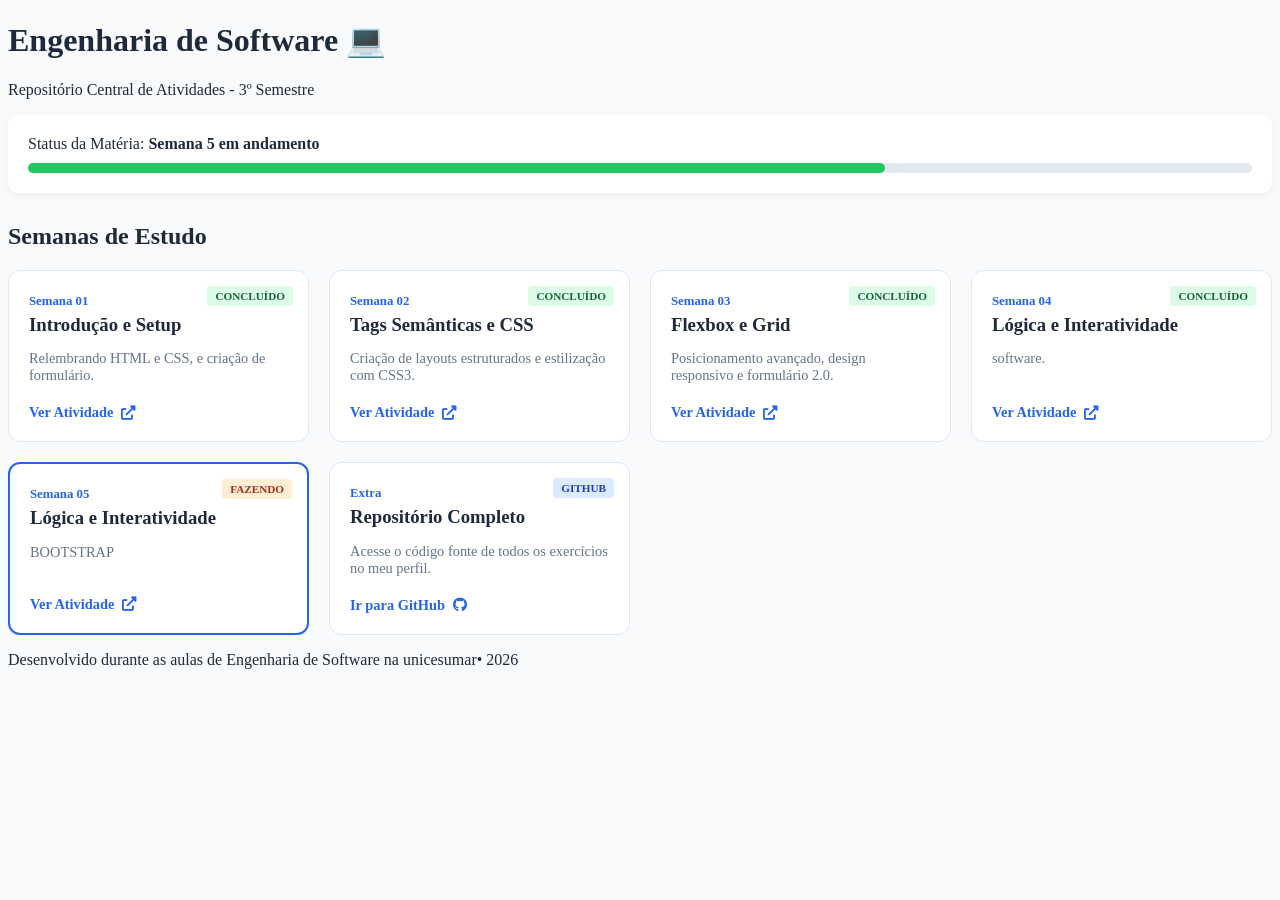
<file: HOME/index.html>
<!DOCTYPE html>
<html lang="pt-br">
<head>
    <meta charset="UTF-8">
    <meta name="viewport" content="width=device-width, initial-scale=1.0">
    <title>Meu Hub</title>
    <link rel="stylesheet" href="style.css">
    <link rel="stylesheet" href="https://cdnjs.cloudflare.com/ajax/libs/font-awesome/6.0.0/css/all.min.css">
</head>
<body>

    <header>
        <div class="header-content">
            <h1>Engenharia de Software 💻</h1>
            <p>Repositório Central de Atividades - 3º Semestre</p>
        </div>
    </header>

   <main class="container">
        
        <div class="status-bar">
            <span>Status da Matéria: <strong>Semana 5 em andamento</strong></span>
            <div class="progress-bg"><div class="progress-fill" style="width: 70%;"></div></div>
        </div>

        <h2 class="section-title">Semanas de Estudo</h2>
        
        <div class="grid-atividades">
            
            <section class="card-atividade">
                <div class="badge">Concluído</div>
                <div class="card-info">
                    <span class="week-number">Semana 01</span>
                    <h3>Introdução e Setup</h3>
                    <p>Relembrando HTML e CSS, e criação de formulário.</p>
                </div>
                <a href="SEMANA 1/index.html" class="btn-link">Ver Atividade <i class="fas fa-external-link-alt"></i></a>
            </section>

            <section class="card-atividade">
                <div class="badge">Concluído</div>
                <div class="card-info">
                    <span class="week-number">Semana 02</span>
                    <h3>Tags Semânticas e CSS</h3>
                    <p>Criação de layouts estruturados e estilização com CSS3.</p>
                </div>
                <a href="SEMANA 2/index.html" class="btn-link">Ver Atividade <i class="fas fa-external-link-alt"></i></a>
            </section>

            <section class="card-atividade">
                <div class="badge">Concluído</div>
                <div class="card-info">
                    <span class="week-number">Semana 03</span>
                    <h3>Flexbox e Grid</h3>
                    <p>Posicionamento avançado, design responsivo e formulário 2.0.</p>
                </div>
                <a href="SEMANA 3/index.html" class="btn-link">Ver Atividade <i class="fas fa-external-link-alt"></i></a>
            </section>

            <section class="card-atividade">
                <div class="badge">Concluído</div>
                <div class="card-info">
                    <span class="week-number">Semana 04</span>
                    <h3>Lógica e Interatividade</h3>
                    <p>software.</p>
                </div>
                <a href="SEMANA 4/index.html" class="btn-link">Ver Atividade <i class="fas fa-external-link-alt"></i></a>
            </section>

             <section class="card-atividade current">
                <div class="badge orange">Fazendo</div>
                <div class="card-info">
                    <span class="week-number">Semana 05</span>
                    <h3>Lógica e Interatividade</h3>
                    <p>BOOTSTRAP</p>
                </div>
                <a href="SEMANA 5/index.html" class="btn-link">Ver Atividade <i class="fas fa-external-link-alt"></i></a>
            </section>

            <section class="card-atividade github">
                <div class="badge blue">GitHub</div>
                <div class="card-info">
                    <span class="week-number">Extra</span>
                    <h3>Repositório Completo</h3>
                    <p>Acesse o código fonte de todos os exercícios no meu perfil.</p>
                </div>
                <a href="https://github.com/Caioxzx/front-end-2026" target="_blank" class="btn-link">Ir para GitHub <i class="fab fa-github"></i></a>
            </section>

        </div>
    </main>

    <footer>
        <p>Desenvolvido durante as aulas de Engenharia de Software na unicesumar• 2026</p>
    </footer>

</body>
</html>
</file>
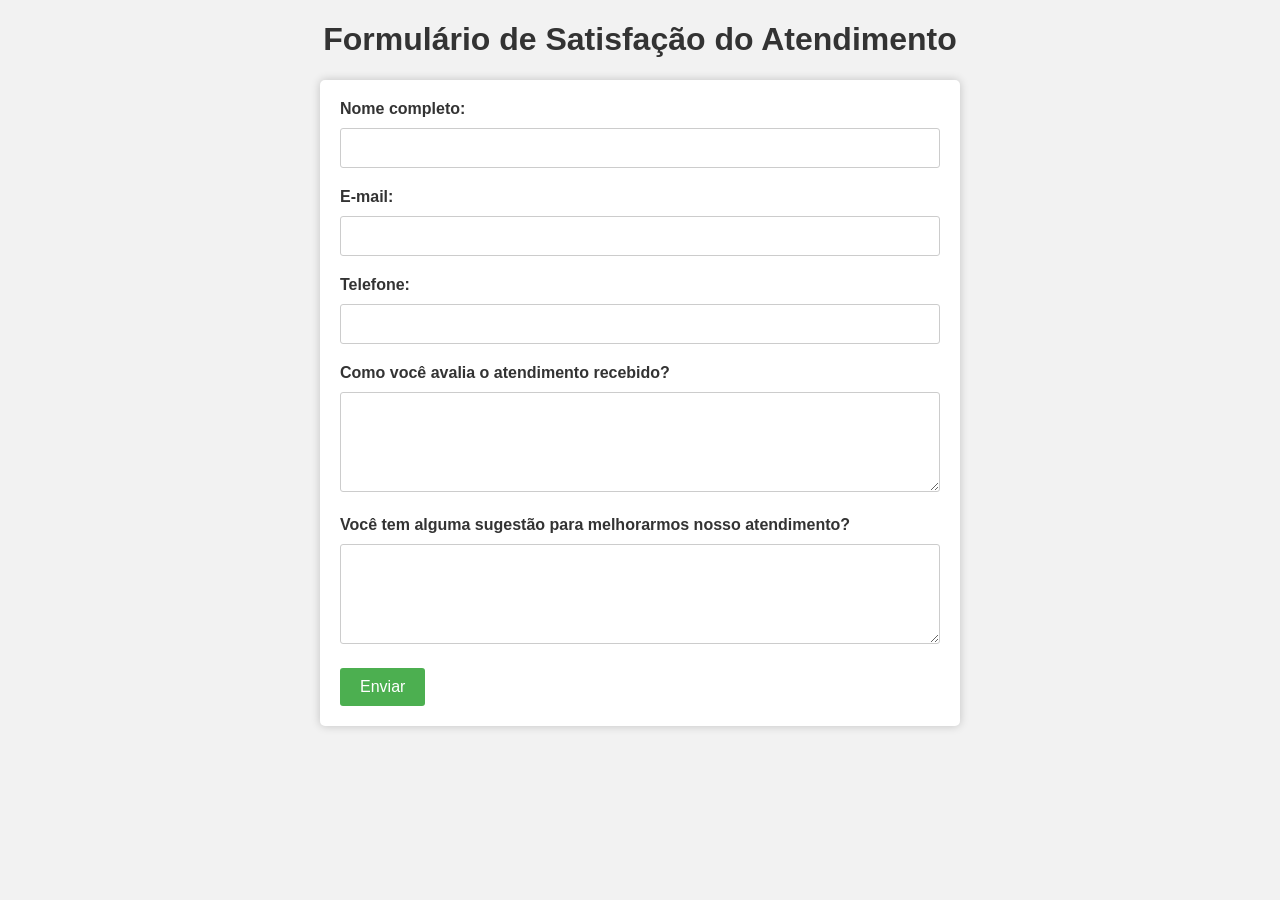
<file: SEMANA 1/index.html>
<!DOCTYPE html>
<html>
<head>
	<title>Formulário de Satisfação do Atendimento</title>
	<style>
		body {
			background-color: #f2f2f2;
			font-family: Arial, sans-serif;
		}

		h1 {
			color: #333;
			text-align: center;
		}

		form {
			background-color: #fff;
			max-width: 600px;
			margin: 0 auto;
			padding: 20px;
			border-radius: 5px;
			box-shadow: 0px 0px 10px rgba(0,0,0,0.2);
		}

		label {
			display: block;
			margin-bottom: 10px;
			color: #333;
			font-weight: bold;
		}

		input[type=text], textarea {
			width: 100%;
			padding: 10px;
			border: 1px solid #ccc;
			border-radius: 3px;
			box-sizing: border-box;
			margin-bottom: 20px;
			font-size: 16px;
		}

		textarea {
			height: 100px;
		}

		input[type=submit] {
			background-color: #4CAF50;
			color: #fff;
			border: none;
			padding: 10px 20px;
			border-radius: 3px;
			cursor: pointer;
			font-size: 16px;
		}

		input[type=submit]:hover {
			background-color: #45a049;
		}
	</style>
</head>
<body>
	<h1>Formulário de Satisfação do Atendimento</h1>
	<form>
		<label for="nome">Nome completo:</label>
		<input type="text" id="nome" name="nome" required>

		<label for="email">E-mail:</label>
		<input type="text" id="email" name="email" required>

		<label for="telefone">Telefone:</label>
		<input type="text" id="telefone" name="telefone" required>

		<label for="avaliacao">Como você avalia o atendimento recebido?</label>
		<textarea id="avaliacao" name="avaliacao" required></textarea>

		<label for="sugestoes">Você tem alguma sugestão para melhorarmos nosso atendimento?</label>
		<textarea id="sugestoes" name="sugestoes"></textarea>

		<input type="submit" value="Enviar">
	</form>
</body>
</html>
</file>
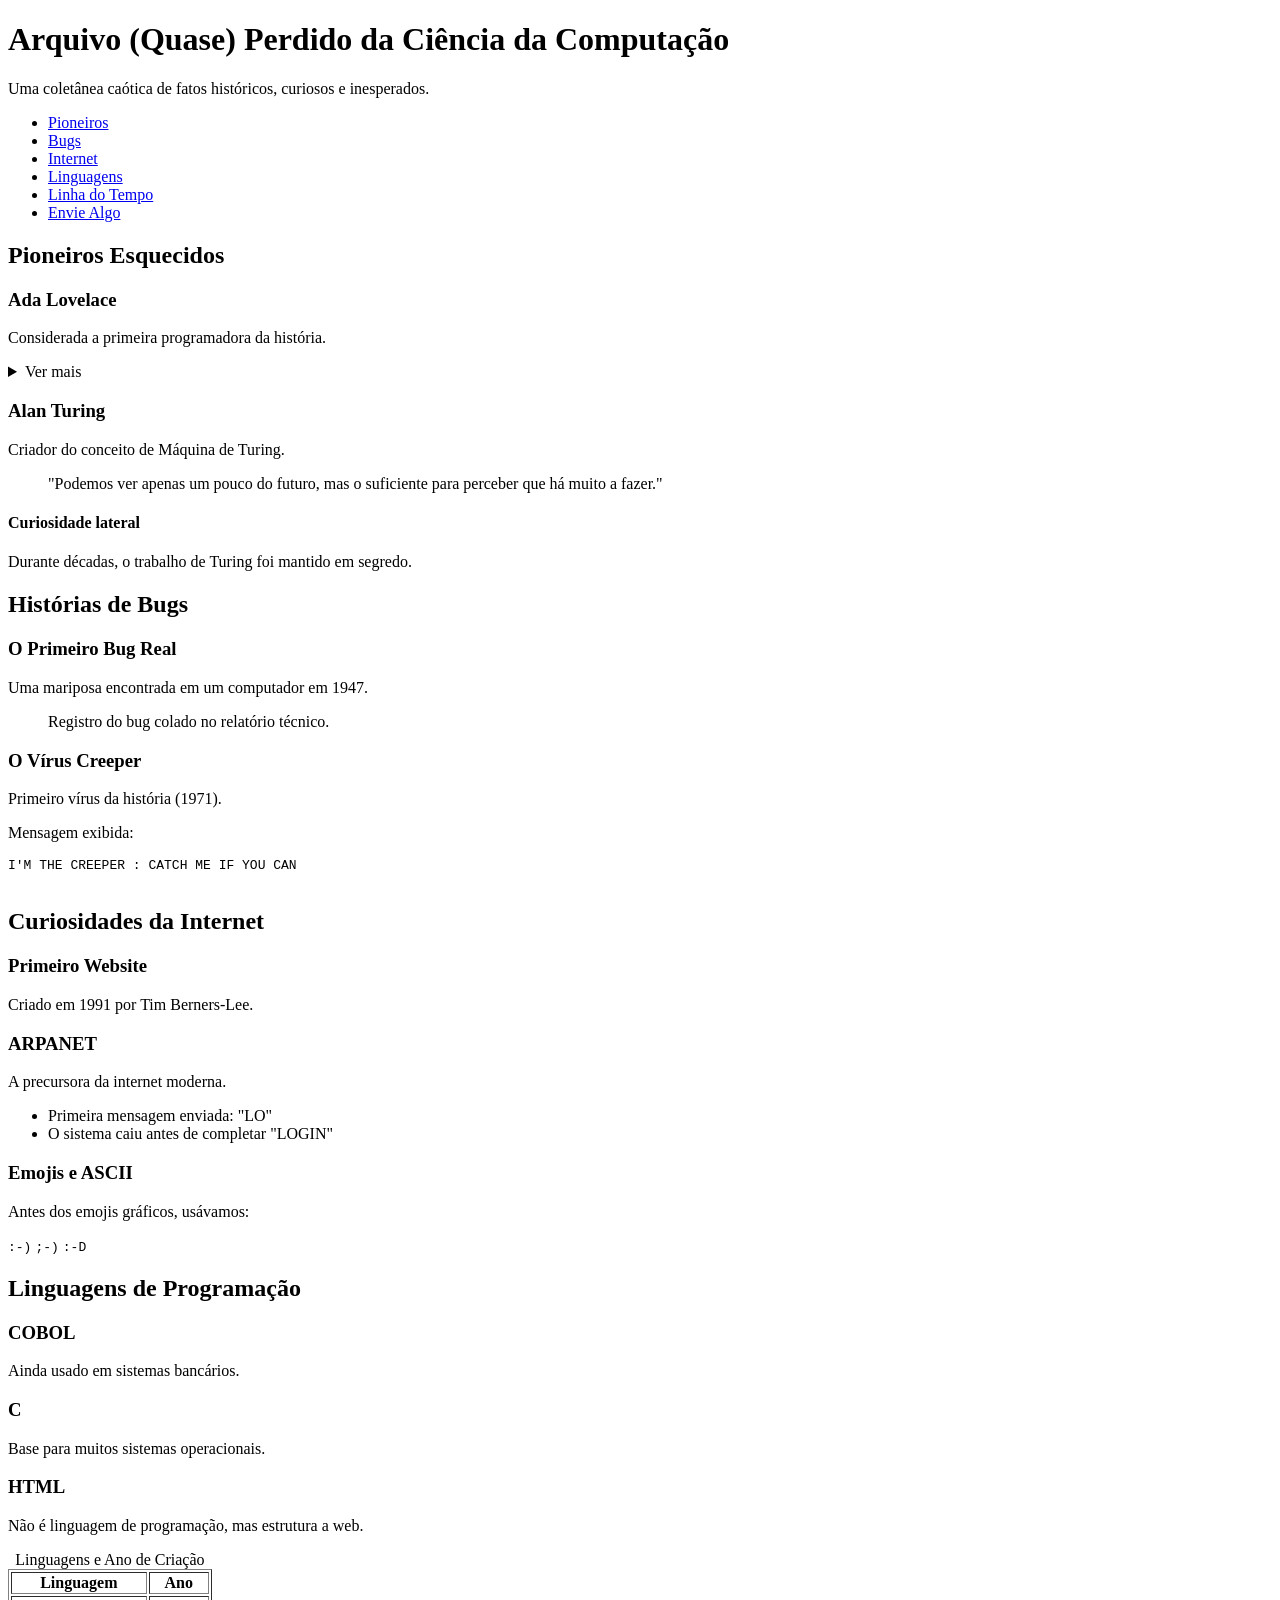
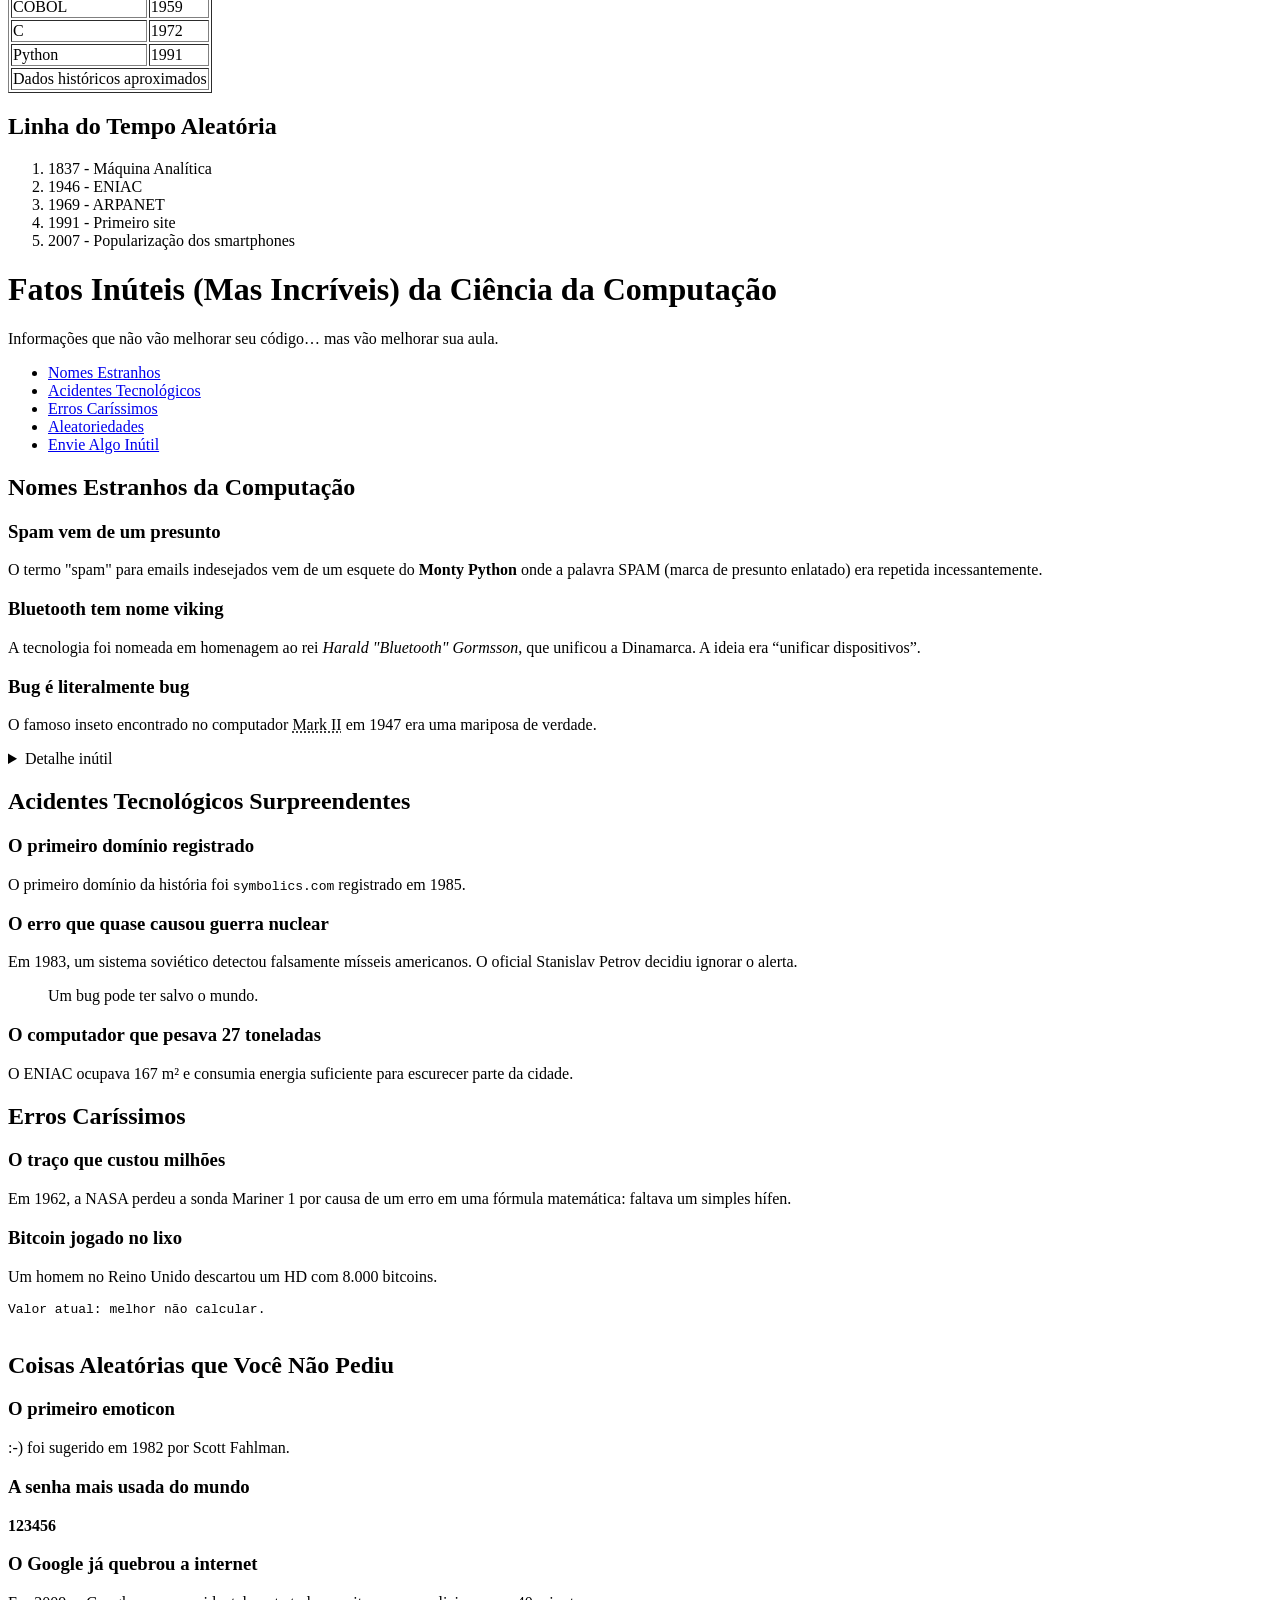
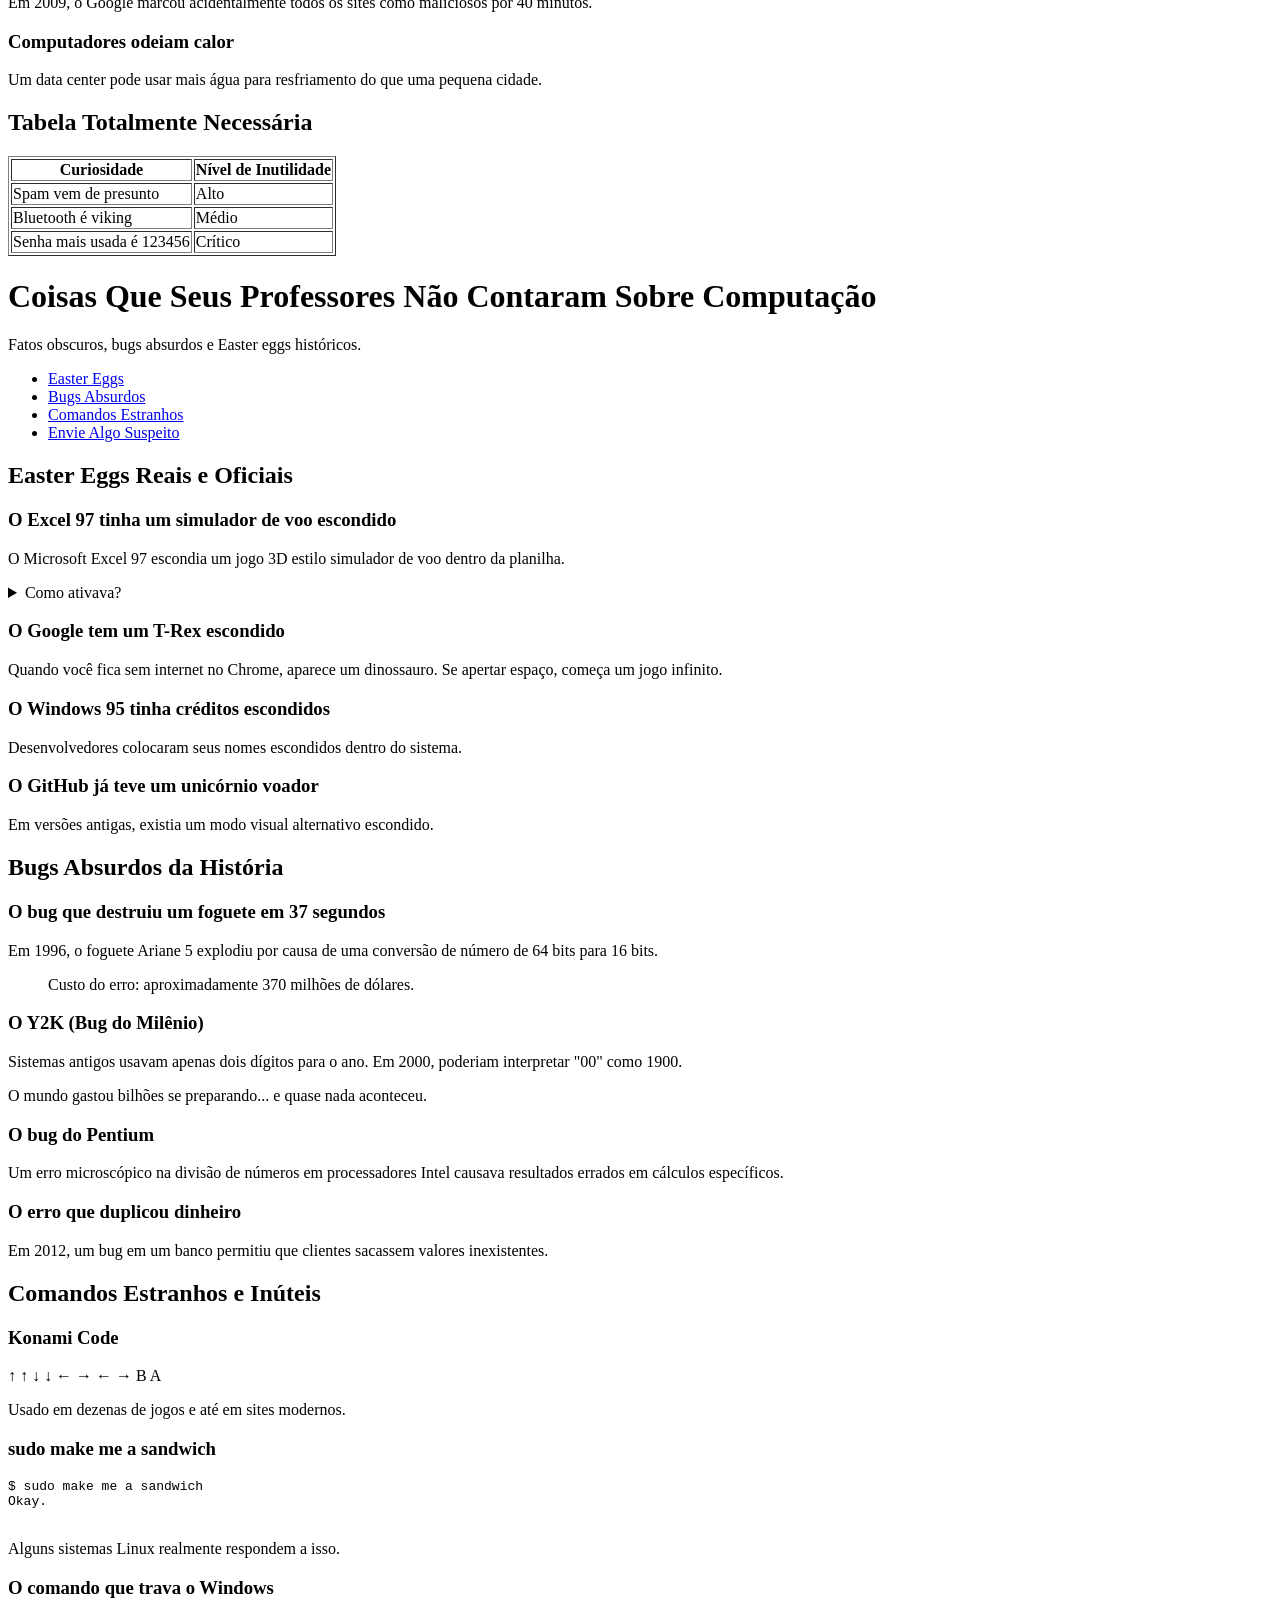
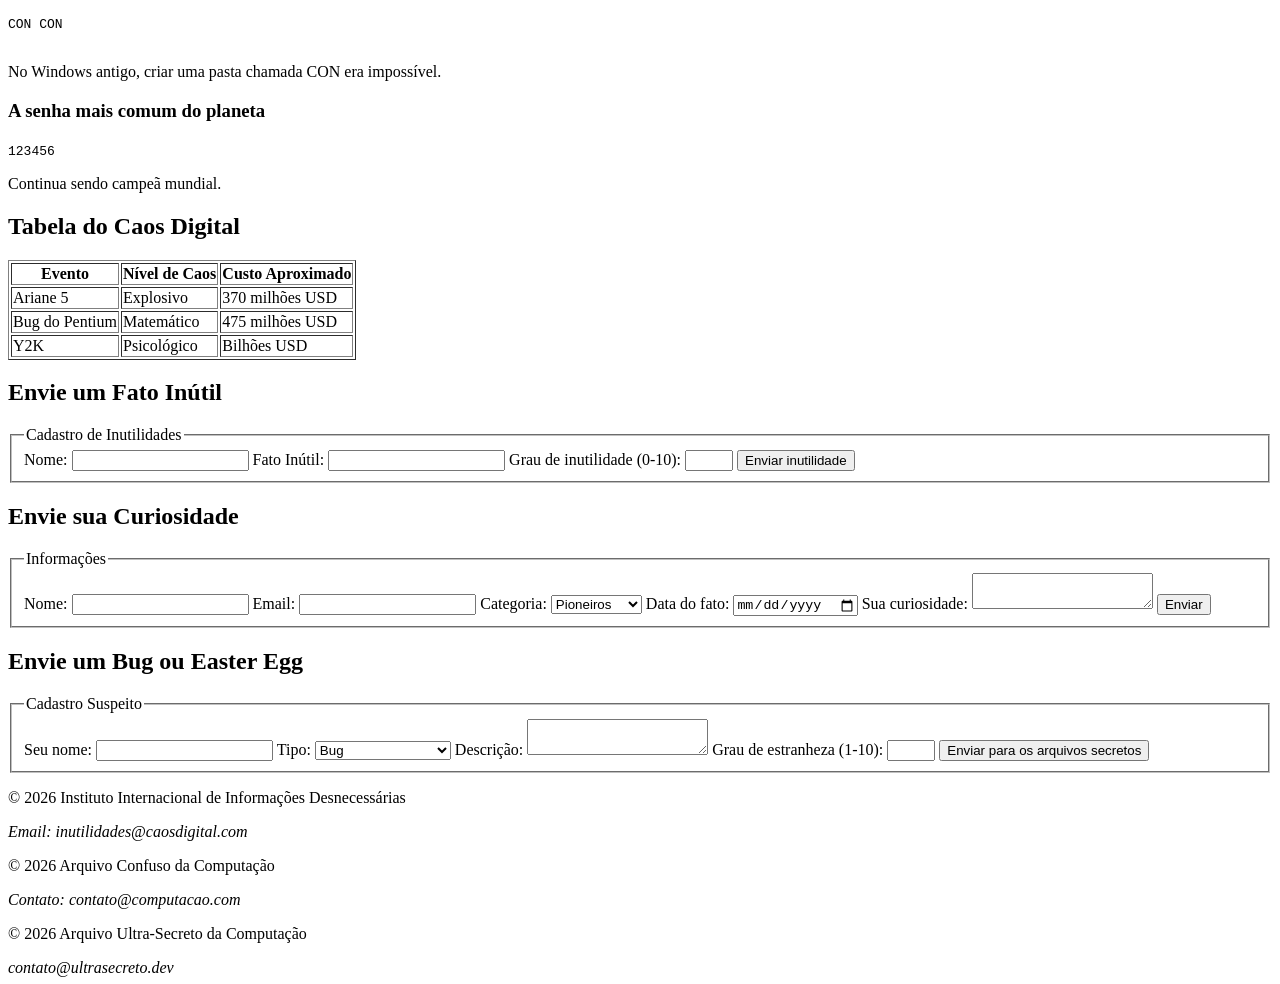
<file: SEMANA 4/index.html>
<!DOCTYPE html>
<html lang="pt-br">
<head>
    <meta charset="UTF-8">
    <meta name="description" content="Curiosidades e fatos históricos da Ciência da Computação">
    <meta name="author" content="Portal Computação">
    <meta name="viewport" content="width=device-width, initial-scale=1.0">
    <title>Arquivo Confuso da Computação</title>
</head>

<body>

<div id="pagina">

    <header id="topo">
        <h1>Arquivo (Quase) Perdido da Ciência da Computação</h1>
        <p>Uma coletânea caótica de fatos históricos, curiosos e inesperados.</p>
    </header>

    <nav id="menu-principal">
        <ul>
            <li><a href="#pioneiros">Pioneiros</a></li>
            <li><a href="#bugs">Bugs</a></li>
            <li><a href="#internet">Internet</a></li>
            <li><a href="#linguagens">Linguagens</a></li>
            <li><a href="#linha-do-tempo">Linha do Tempo</a></li>
            <li><a href="#formulario">Envie Algo</a></li>
        </ul>
    </nav>

    <main>

        <section id="pioneiros">
            <h2>Pioneiros Esquecidos</h2>

            <article>
                <h3>Ada Lovelace</h3>
                <p>Considerada a primeira programadora da história.</p>
                <details>
                    <summary>Ver mais</summary>
                    <p>Ela escreveu um algoritmo para a Máquina Analítica no século XIX.</p>
                </details>
            </article>

            <article>
                <h3>Alan Turing</h3>
                <p>Criador do conceito de Máquina de Turing.</p>
                <blockquote>
                    "Podemos ver apenas um pouco do futuro, mas o suficiente para perceber que há muito a fazer."
                </blockquote>
            </article>

            <aside>
                <h4>Curiosidade lateral</h4>
                <p>Durante décadas, o trabalho de Turing foi mantido em segredo.</p>
            </aside>
        </section>

        <section id="bugs">
            <h2>Histórias de Bugs</h2>

            <article>
                <h3>O Primeiro Bug Real</h3>
                <p>Uma mariposa encontrada em um computador em 1947.</p>
                <figure>
                    <figcaption>Registro do bug colado no relatório técnico.</figcaption>
                </figure>
            </article>

            <article>
                <h3>O Vírus Creeper</h3>
                <p>Primeiro vírus da história (1971).</p>
                <p>Mensagem exibida:</p>
                <pre>
I'M THE CREEPER : CATCH ME IF YOU CAN
                </pre>
            </article>
        </section>

        <section id="internet">
            <h2>Curiosidades da Internet</h2>

            <article>
                <h3>Primeiro Website</h3>
                <p>Criado em 1991 por Tim Berners-Lee.</p>
            </article>

            <article>
                <h3>ARPANET</h3>
                <p>A precursora da internet moderna.</p>
                <ul>
                    <li>Primeira mensagem enviada: "LO"</li>
                    <li>O sistema caiu antes de completar "LOGIN"</li>
                </ul>
            </article>

            <article>
                <h3>Emojis e ASCII</h3>
                <p>Antes dos emojis gráficos, usávamos:</p>
                <code>:-)</code>
                <code>;-)</code>
                <code>:-D</code>
            </article>
        </section>

        <section id="linguagens">
            <h2>Linguagens de Programação</h2>

            <article>
                <h3>COBOL</h3>
                <p>Ainda usado em sistemas bancários.</p>
            </article>

            <article>
                <h3>C</h3>
                <p>Base para muitos sistemas operacionais.</p>
            </article>

            <article>
                <h3>HTML</h3>
                <p>Não é linguagem de programação, mas estrutura a web.</p>
            </article>

            <div>
                <table border="1">
                    <caption>Linguagens e Ano de Criação</caption>
                    <thead>
                        <tr>
                            <th>Linguagem</th>
                            <th>Ano</th>
                        </tr>
                    </thead>
                    <tbody>
                        <tr>
                            <td>COBOL</td>
                            <td>1959</td>
                        </tr>
                        <tr>
                            <td>C</td>
                            <td>1972</td>
                        </tr>
                        <tr>
                            <td>Python</td>
                            <td>1991</td>
                        </tr>
                    </tbody>
                    <tfoot>
                        <tr>
                            <td colspan="2">Dados históricos aproximados</td>
                        </tr>
                    </tfoot>
                </table>
            </div>
        </section>

        <section id="linha-do-tempo">
            <h2>Linha do Tempo Aleatória</h2>

            <ol>
                <li>1837 - Máquina Analítica</li>
                <li>1946 - ENIAC</li>
                <li>1969 - ARPANET</li>
                <li>1991 - Primeiro site</li>
                <li>2007 - Popularização dos smartphones</li>
            </ol>
        </section>


</div>


<header>
    <h1>Fatos Inúteis (Mas Incríveis) da Ciência da Computação</h1>
    <p>Informações que não vão melhorar seu código… mas vão melhorar sua aula.</p>
</header>

<nav>
    <ul>
        <li><a href="#nomes">Nomes Estranhos</a></li>
        <li><a href="#acidentes">Acidentes Tecnológicos</a></li>
        <li><a href="#dinheiro">Erros Caríssimos</a></li>
        <li><a href="#aleatorio">Aleatoriedades</a></li>
        <li><a href="#form">Envie Algo Inútil</a></li>
    </ul>
</nav>



<section id="nomes">
    <h2>Nomes Estranhos da Computação</h2>

    <article>
        <h3>Spam vem de um presunto</h3>
        <p>
            O termo "spam" para emails indesejados vem de um esquete do 
            <strong>Monty Python</strong> onde a palavra SPAM (marca de presunto enlatado) 
            era repetida incessantemente.
        </p>
    </article>

    <article>
        <h3>Bluetooth tem nome viking</h3>
        <p>
            A tecnologia foi nomeada em homenagem ao rei 
            <em>Harald "Bluetooth" Gormsson</em>, que unificou a Dinamarca.
            A ideia era “unificar dispositivos”.
        </p>
    </article>

    <article>
        <h3>Bug é literalmente bug</h3>
        <p>
            O famoso inseto encontrado no computador 
            <abbr title="Harvard Mark II">Mark II</abbr> em 1947 
            era uma mariposa de verdade.
        </p>
        <details>
            <summary>Detalhe inútil</summary>
            <p>O inseto ainda está preservado em um museu.</p>
        </details>
    </article>

</section>


<section id="acidentes">

    <h2>Acidentes Tecnológicos Surpreendentes</h2>

    <article>
        <h3>O primeiro domínio registrado</h3>
        <p>
            O primeiro domínio da história foi 
            <code>symbolics.com</code> registrado em 1985.
        </p>
    </article>

    <article>
        <h3>O erro que quase causou guerra nuclear</h3>
        <p>
            Em 1983, um sistema soviético detectou falsamente mísseis americanos.
            O oficial Stanislav Petrov decidiu ignorar o alerta.
        </p>
        <blockquote>
            Um bug pode ter salvo o mundo.
        </blockquote>
    </article>

    <article>
        <h3>O computador que pesava 27 toneladas</h3>
        <p>
            O ENIAC ocupava 167 m² e consumia energia suficiente para escurecer parte da cidade.
        </p>
    </article>

</section>


<section id="dinheiro">

    <h2>Erros Caríssimos</h2>

    <article>
        <h3>O traço que custou milhões</h3>
        <p>
            Em 1962, a NASA perdeu a sonda Mariner 1 por causa de um erro em uma fórmula matemática:
            faltava um simples hífen.
        </p>
    </article>

    <article>
        <h3>Bitcoin jogado no lixo</h3>
        <p>
            Um homem no Reino Unido descartou um HD com 8.000 bitcoins.
        </p>
        <pre>
Valor atual: melhor não calcular.
        </pre>
    </article>

</section>


<section id="aleatorio">

    <h2>Coisas Aleatórias que Você Não Pediu</h2>

    <article>
        <h3>O primeiro emoticon</h3>
        <p>
            :-) foi sugerido em 1982 por Scott Fahlman.
        </p>
    </article>

    <article>
        <h3>A senha mais usada do mundo</h3>
        <p><strong>123456</strong></p>
    </article>

    <article>
        <h3>O Google já quebrou a internet</h3>
        <p>
            Em 2009, o Google marcou acidentalmente todos os sites como maliciosos por 40 minutos.
        </p>
    </article>

    <article>
        <h3>Computadores odeiam calor</h3>
        <p>
            Um data center pode usar mais água para resfriamento do que uma pequena cidade.
        </p>
    </article>

</section>


<section>

    <h2>Tabela Totalmente Necessária</h2>

    <table border="1">
        <tr>
            <th>Curiosidade</th>
            <th>Nível de Inutilidade</th>
        </tr>
        <tr>
            <td>Spam vem de presunto</td>
            <td>Alto</td>
        </tr>
        <tr>
            <td>Bluetooth é viking</td>
            <td>Médio</td>
        </tr>
        <tr>
            <td>Senha mais usada é 123456</td>
            <td>Crítico</td>
        </tr>
    </table>

</section>

<header>
    <h1>Coisas Que Seus Professores Não Contaram Sobre Computação</h1>
    <p>Fatos obscuros, bugs absurdos e Easter eggs históricos.</p>
</header>

<nav>
    <ul>
        <li><a href="#easter-eggs">Easter Eggs</a></li>
        <li><a href="#bugs-absurdos">Bugs Absurdos</a></li>
        <li><a href="#comandos-secretos">Comandos Estranhos</a></li>
        <li><a href="#formulario-secreto">Envie Algo Suspeito</a></li>
    </ul>
</nav>


<section id="easter-eggs">

    <h2>Easter Eggs Reais e Oficiais</h2>

    <article>
        <h3>O Excel 97 tinha um simulador de voo escondido</h3>
        <p>
            O Microsoft Excel 97 escondia um jogo 3D estilo simulador de voo 
            dentro da planilha.
        </p>
        <details>
            <summary>Como ativava?</summary>
            <p>Era preciso selecionar células específicas e usar combinações absurdas de teclado.</p>
        </details>
    </article>

    <article>
        <h3>O Google tem um T-Rex escondido</h3>
        <p>
            Quando você fica sem internet no Chrome, aparece um dinossauro.
            Se apertar espaço, começa um jogo infinito.
        </p>
    </article>

    <article>
        <h3>O Windows 95 tinha créditos escondidos</h3>
        <p>
            Desenvolvedores colocaram seus nomes escondidos dentro do sistema.
        </p>
    </article>

    <article>
        <h3>O GitHub já teve um unicórnio voador</h3>
        <p>
            Em versões antigas, existia um modo visual alternativo escondido.
        </p>
    </article>

</section>



<section id="bugs-absurdos">

    <h2>Bugs Absurdos da História</h2>

    <article>
        <h3>O bug que destruiu um foguete em 37 segundos</h3>
        <p>
            Em 1996, o foguete Ariane 5 explodiu por causa de uma conversão de número
            de 64 bits para 16 bits.
        </p>
        <blockquote>
            Custo do erro: aproximadamente 370 milhões de dólares.
        </blockquote>
    </article>

    <article>
        <h3>O Y2K (Bug do Milênio)</h3>
        <p>
            Sistemas antigos usavam apenas dois dígitos para o ano.
            Em 2000, poderiam interpretar "00" como 1900.
        </p>
        <p>
            O mundo gastou bilhões se preparando... e quase nada aconteceu.
        </p>
    </article>

    <article>
        <h3>O bug do Pentium</h3>
        <p>
            Um erro microscópico na divisão de números em processadores Intel
            causava resultados errados em cálculos específicos.
        </p>
    </article>

    <article>
        <h3>O erro que duplicou dinheiro</h3>
        <p>
            Em 2012, um bug em um banco permitiu que clientes sacassem valores inexistentes.
        </p>
    </article>

</section>



<section id="comandos-secretos">

    <h2>Comandos Estranhos e Inúteis</h2>

    <article>
        <h3>Konami Code</h3>
        <p>
            ↑ ↑ ↓ ↓ ← → ← → B A
        </p>
        <p>
            Usado em dezenas de jogos e até em sites modernos.
        </p>
    </article>

    <article>
        <h3>sudo make me a sandwich</h3>
        <pre>
$ sudo make me a sandwich
Okay.
        </pre>
        <p>Alguns sistemas Linux realmente respondem a isso.</p>
    </article>

    <article>
        <h3>O comando que trava o Windows</h3>
        <pre>
CON CON
        </pre>
        <p>
            No Windows antigo, criar uma pasta chamada CON era impossível.
        </p>
    </article>

    <article>
        <h3>A senha mais comum do planeta</h3>
        <code>123456</code>
        <p>
            Continua sendo campeã mundial.
        </p>
    </article>

</section>



<section>

    <h2>Tabela do Caos Digital</h2>

    <table border="1">
        <tr>
            <th>Evento</th>
            <th>Nível de Caos</th>
            <th>Custo Aproximado</th>
        </tr>
        <tr>
            <td>Ariane 5</td>
            <td>Explosivo</td>
            <td>370 milhões USD</td>
        </tr>
        <tr>
            <td>Bug do Pentium</td>
            <td>Matemático</td>
            <td>475 milhões USD</td>
        </tr>
        <tr>
            <td>Y2K</td>
            <td>Psicológico</td>
            <td>Bilhões USD</td>
        </tr>
    </table>

</section>


<section id="form">

    <h2>Envie um Fato Inútil</h2>

    <form>
        <fieldset>
            <legend>Cadastro de Inutilidades</legend>

            <label>Nome:</label>
            <input type="text" name="nome">

            <label>Fato Inútil:</label>
            <input type="text" name="fato">

            <label>Grau de inutilidade (0-10):</label>
            <input type="number" name="grau" min="0" max="10">

            <input type="submit" value="Enviar inutilidade">
        </fieldset>
    </form>
    
</section>
 <section id="formulario">
            <h2>Envie sua Curiosidade</h2>

            <form>
                <fieldset>
                    <legend>Informações</legend>

                    <label>Nome:</label>
                    <input type="text" name="nome">

                    <label>Email:</label>
                    <input type="email" name="email">

                    <label>Categoria:</label>
                    <select name="categoria">
                        <option>Pioneiros</option>
                        <option>Bugs</option>
                        <option>Internet</option>
                        <option>Linguagens</option>
                    </select>

                    <label>Data do fato:</label>
                    <input type="date" name="data">

                    <label>Sua curiosidade:</label>
                    <textarea name="curiosidade"></textarea>

                    <input type="submit" value="Enviar">
                </fieldset>
            </form>
        </section>

    
<section id="formulario-secreto">

    <h2>Envie um Bug ou Easter Egg</h2>

    <form>
        <fieldset>
            <legend>Cadastro Suspeito</legend>

            <label>Seu nome:</label>
            <input type="text" name="nome">

            <label>Tipo:</label>
            <select name="tipo">
                <option>Bug</option>
                <option>Easter Egg</option>
                <option>Comando estranho</option>
            </select>

            <label>Descrição:</label>
            <textarea name="descricao"></textarea>

            <label>Grau de estranheza (1-10):</label>
            <input type="number" min="1" max="10">

            <input type="submit" value="Enviar para os arquivos secretos">
        </fieldset>
    </form>

</section>


</main>
</body>
<footer>
    <p>© 2026 Instituto Internacional de Informações Desnecessárias</p>
    <address>Email: inutilidades@caosdigital.com</address>
      <p>&copy; 2026 Arquivo Confuso da Computação</p>
        <address>
            Contato: contato@computacao.com
        </address>
         <p>© 2026 Arquivo Ultra-Secreto da Computação</p>
    <address>contato@ultrasecreto.dev</address>
</footer>

</div>

</body>
</html>
</file>
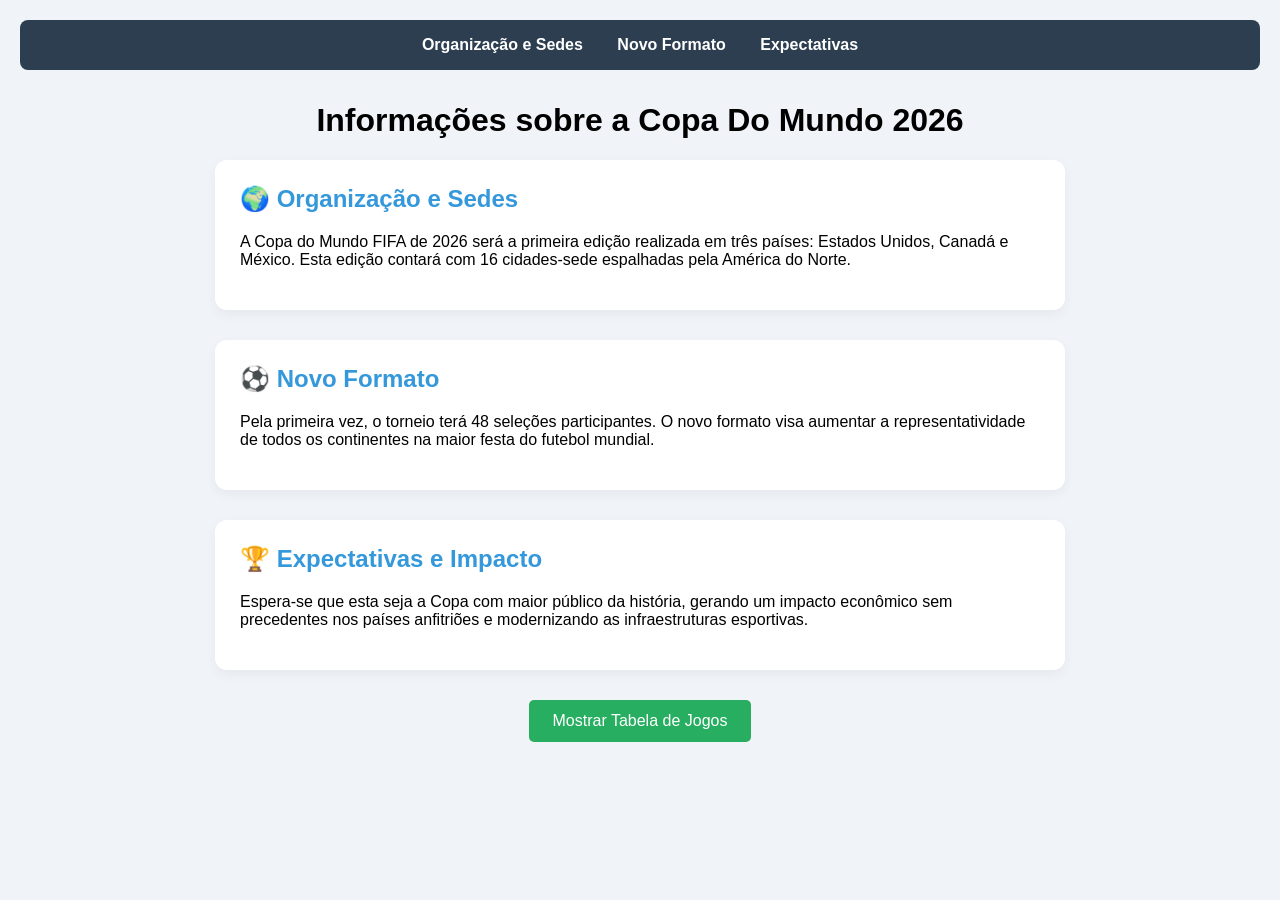
<file: Dia 1/Dia 1/Dia 1/index.html>
<!DOCTYPE html>
<html lang="pt-br">
<head>
    <meta charset="UTF-8">
    <meta name="viewport" content="width=device-width, initial-scale=1.0">
    <title>Copa do Mundo 2026 - Informações</title>
    <link rel="stylesheet" href="style_copa.css">
</head>
<body>
    <nav>
        <a href="#sedes">Organização e Sedes</a>
        <a href="#formato">Novo Formato</a>
        <a href="#expectativas">Expectativas</a>
    </nav>

    <header>
        <h1>Informações sobre a Copa Do Mundo 2026</h1>
    </header>

    <main>
        <section id="sedes" class="secao-copa">
            <h2>🌍 Organização e Sedes</h2>
            <p>A Copa do Mundo FIFA de 2026 será a primeira edição realizada em três países: Estados Unidos, Canadá e México. Esta edição contará com 16 cidades-sede espalhadas pela América do Norte.</p>
        </section>

        <section id="formato" class="secao-copa">
            <h2>⚽ Novo Formato</h2>
            <p>Pela primeira vez, o torneio terá 48 seleções participantes. O novo formato visa aumentar a representatividade de todos os continentes na maior festa do futebol mundial.</p>
        </section>

        <section id="expectativas" class="secao-copa">
            <h2>🏆 Expectativas e Impacto</h2>
            <p>Espera-se que esta seja a Copa com maior público da história, gerando um impacto econômico sem precedentes nos países anfitriões e modernizando as infraestruturas esportivas.</p>
        </section>

        <button id="btn-tabela" onclick="mostrarTabela()">Mostrar Tabela de Jogos</button>
        <div id="container-tabela"></div>
    </main>

    <script>
        function mostrarTabela() {
            const container = document.getElementById('container-tabela');
            // Evita duplicar a imagem
            if (!document.getElementById('img-tabela')) {
                const img = document.createElement('img');
                img.src = 'Tabela_Jogos.jpg';
                img.id = 'img-tabela';
                img.alt = 'Tabela de Jogos';
                img.style.maxWidth = '100%';
                img.style.marginTop = '20px';
                img.style.borderRadius = '10px';
                container.appendChild(img);
            }
        }
    </script>
</body>
</html>
</file>
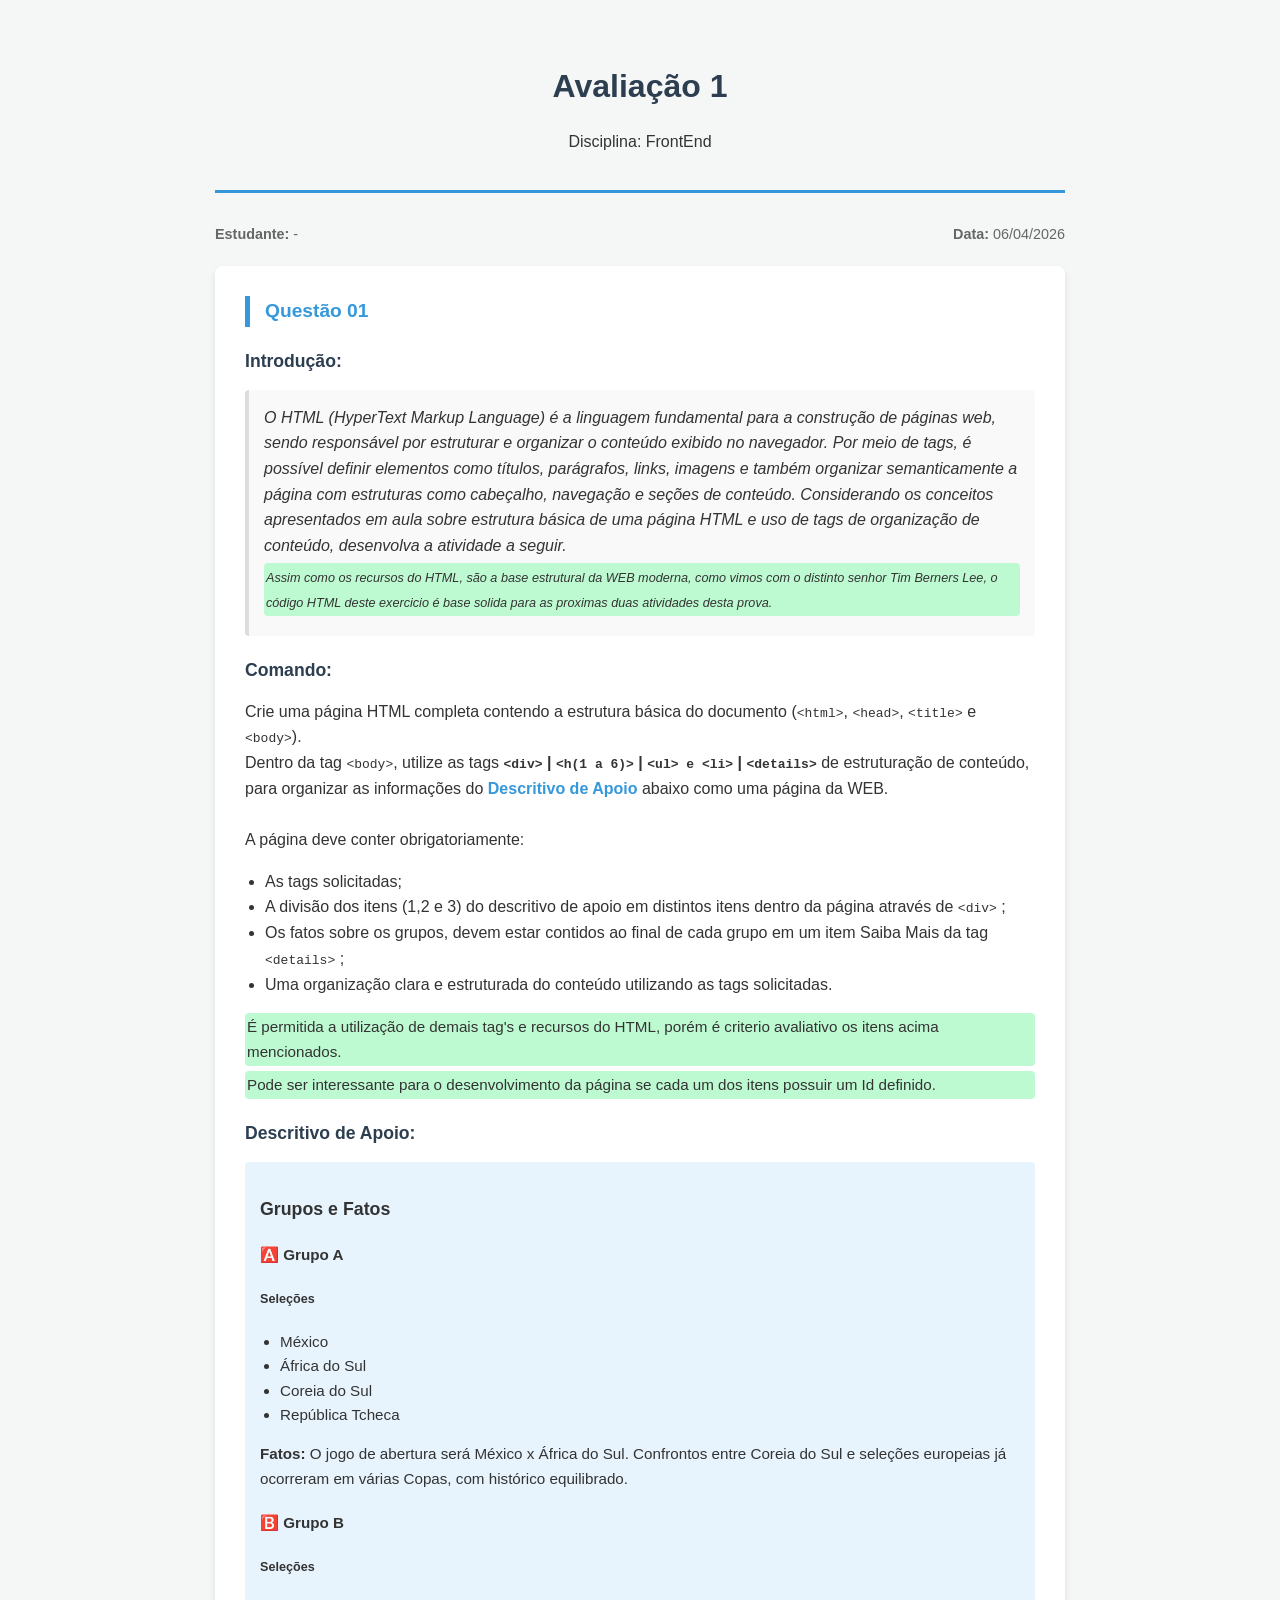
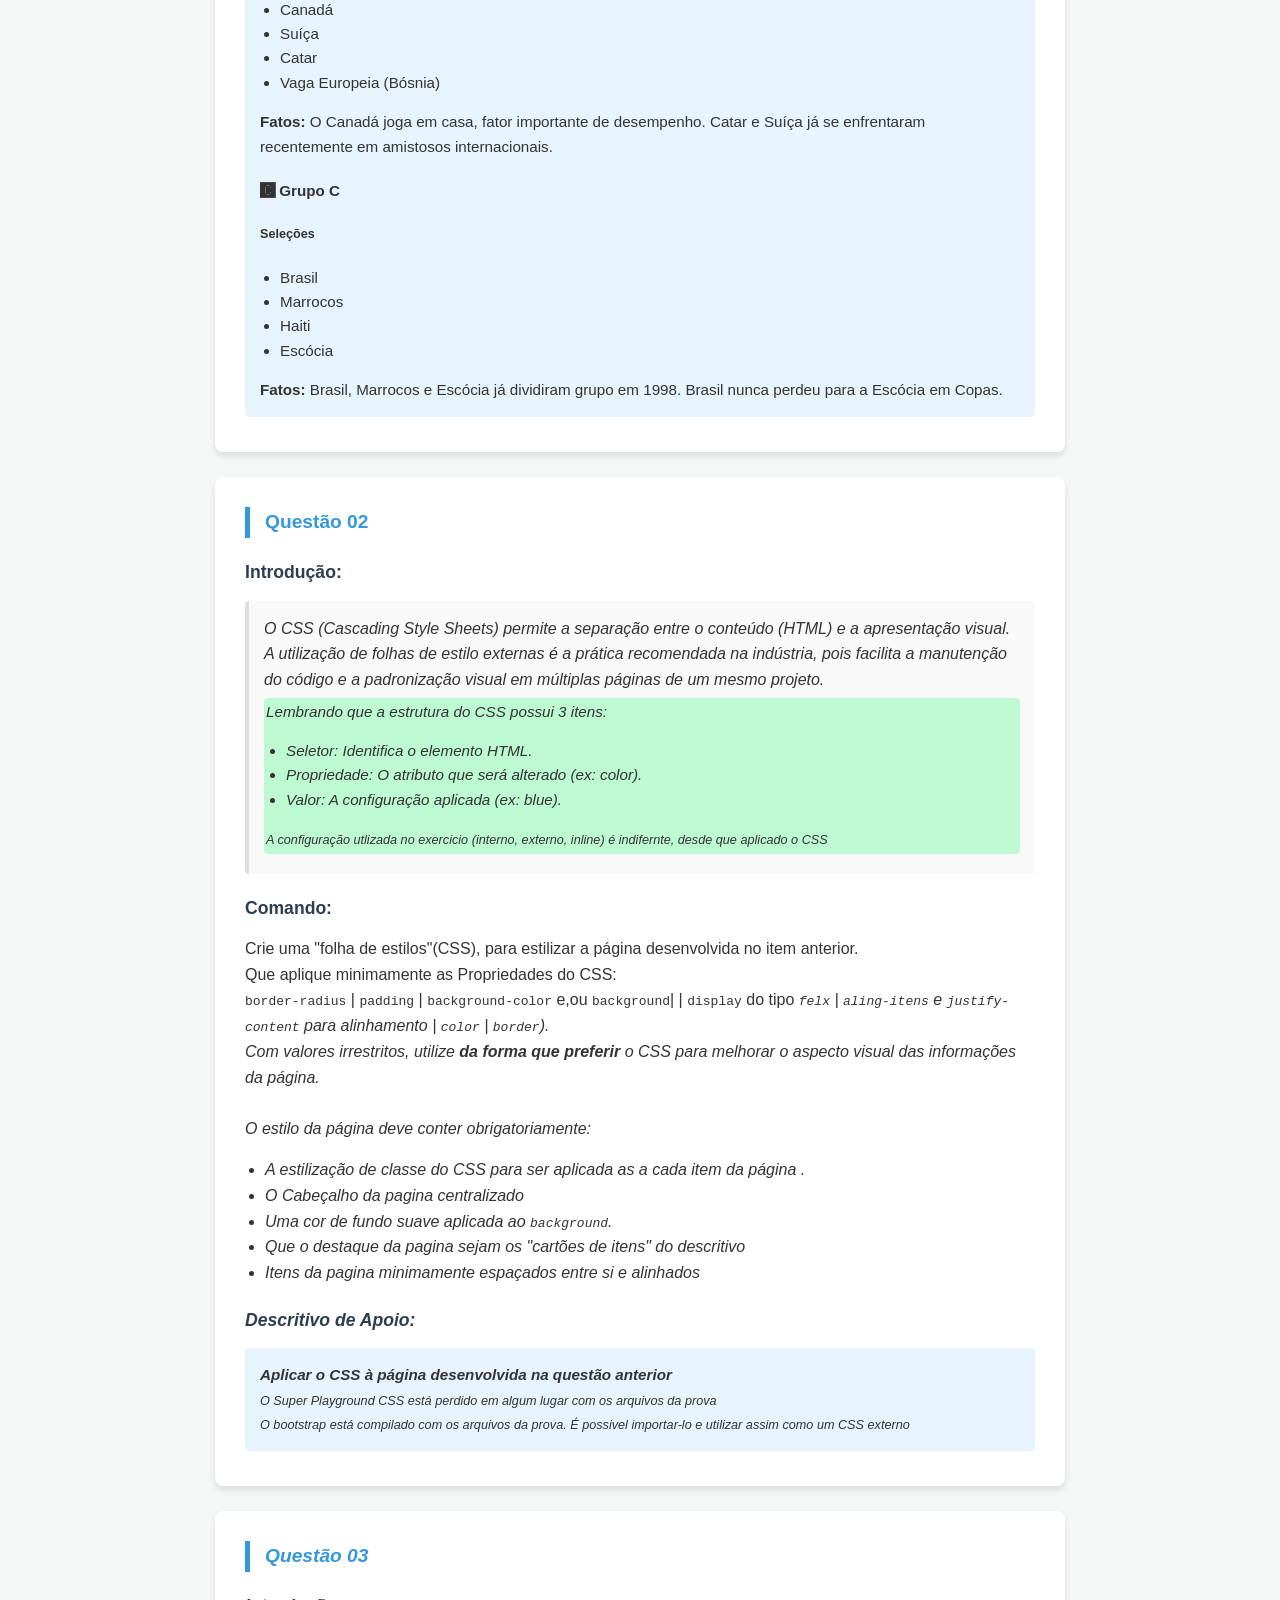
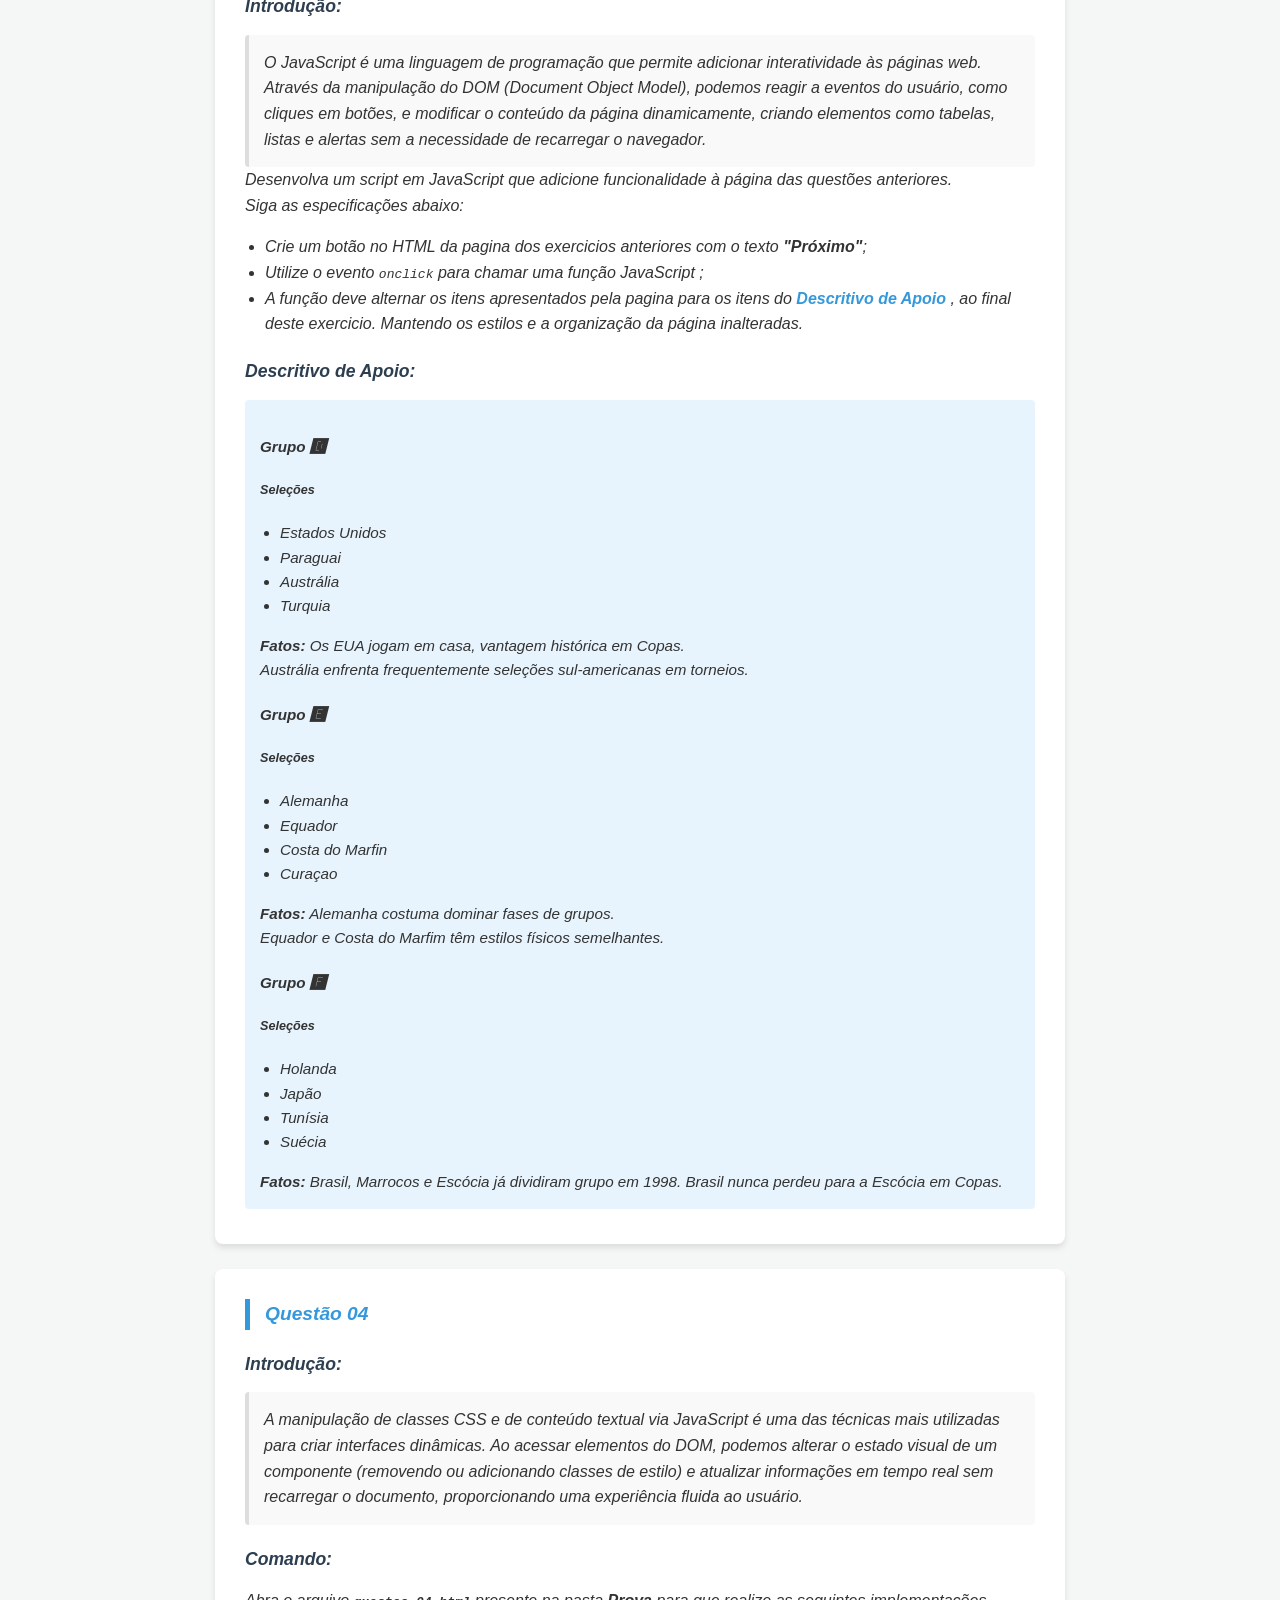
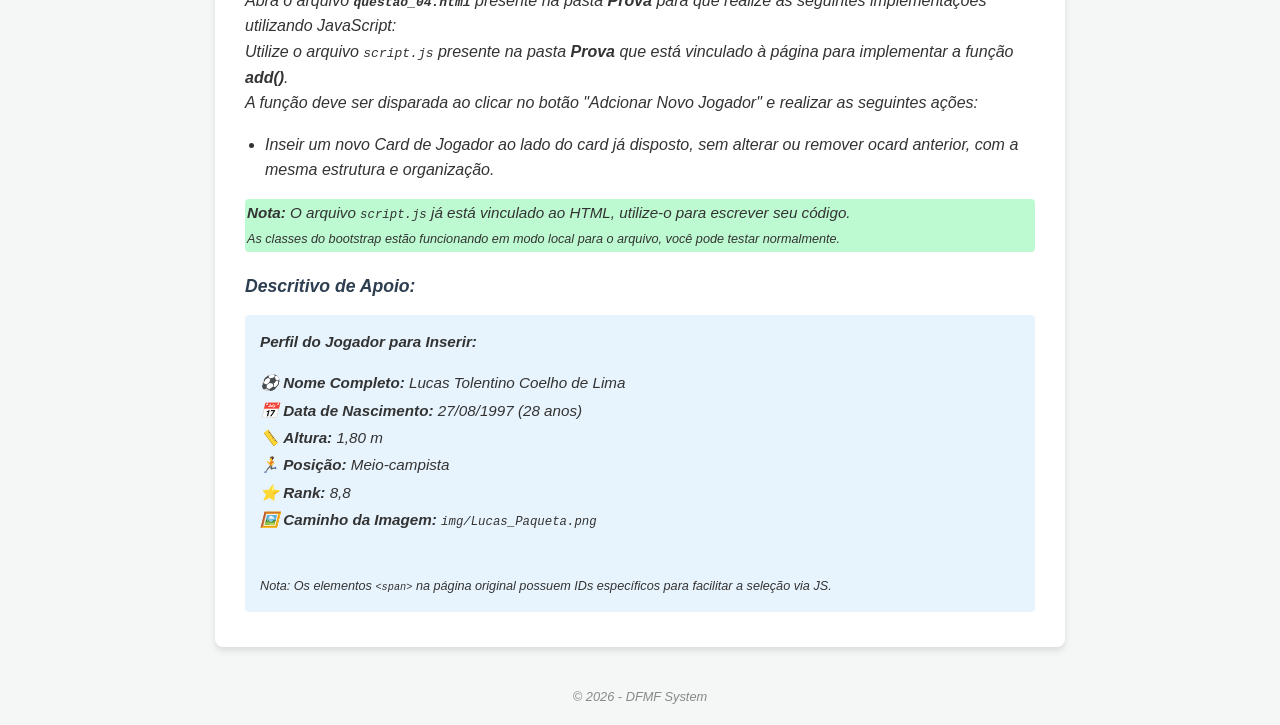
<file: Dia 2/Prova.html>
<!DOCTYPE html>
<html lang="pt-br">
<head>
    <meta charset="UTF-8">
    <meta name="viewport" content="width=device-width, initial-scale=1.0">
    <title>Avaliação Prática de FrontEnd</title>
    <style>
        :root {
            --primary-color: #2c3e50;
            --accent-color: #3498db;
            --bg-color: #f4f7f6;
            --card-bg: #ffffff;
            --text-color: #333;
        }

        body {
            font-family: 'Segoe UI', Tahoma, Geneva, Verdana, sans-serif;
            background-color: var(--bg-color);
            color: var(--text-color);
            line-height: 1.6;
            margin: 0;
            padding: 20px;
        }

        .container {
            max-width: 850px;
            margin: 0 auto;
        }

        header {
            text-align: center;
            padding: 20px 0;
            border-bottom: 3px solid var(--accent-color);
            margin-bottom: 30px;
        }

        h1 {
            color: var(--primary-color);
            margin-bottom: 5px;
        }

        .info-aluno {
            display: flex;
            justify-content: space-between;
            margin-bottom: 20px;
            font-size: 0.9em;
            color: #666;
        }

        .question-card {
            background: var(--card-bg);
            padding: 30px;
            border-radius: 8px;
            box-shadow: 0 4px 6px rgba(0,0,0,0.1);
            margin-bottom: 25px;
        }

        .question-header {
            font-weight: bold;
            font-size: 1.2em;
            color: var(--accent-color);
            margin-bottom: 15px;
            display: block;
            border-left: 5px solid var(--accent-color);
            padding-left: 15px;
        }

        h2 {
            font-size: 1.1em;
            color: var(--primary-color);
            margin-top: 20px;
        }

        .intro-box {
            background-color: #f9f9f9;
            padding: 15px;
            border-radius: 4px;
            border-left: 4px solid #ddd;
            font-style: italic;
        }

        .descritivo-apoio {
            background-color: #e8f4fd;
            padding: 15px;
            margin: 5px 0;
            border-radius: 4px;
            font-size: 0.95em;
        }
        .item-destaque {
            background-color: #befad1;
            padding: 2px;
            margin: 5px 0;
            border-radius: 4px;
            font-size: 0.95em;
        }

        .comando {
            font-weight: 500;
        }

        ul {
            padding-left: 20px;
        }

        footer {
            text-align: center;
            margin-top: 40px;
            font-size: 0.8em;
            color: #888;
        }

        @media print {
            body { background-color: white; }
            .question-card { box-shadow: none; border: 1px solid #ccc; }
        }
    </style>
</head>
<body>

    <div class="container">
        <header>
            <h1>Avaliação 1</h1>
            <p>Disciplina: FrontEnd</p>
        </header>

        <div class="info-aluno">
            <span><strong>Estudante:</strong> - </span>
            <span><strong>Data:</strong> 06/04/2026</span>
        </div>

        <section class="question-card">
            <span class="question-header">Questão 01</span>
            
            <h2>Introdução:</h2>
            <div class="intro-box">
                O HTML (HyperText Markup Language) é a linguagem fundamental para a construção de páginas web, sendo responsável por estruturar e organizar o conteúdo exibido no navegador. Por meio de tags, é possível definir elementos como títulos, parágrafos, links, imagens e também organizar semanticamente a página com estruturas como cabeçalho, navegação e seções de conteúdo.
                Considerando os conceitos apresentados em aula sobre estrutura básica de uma página HTML e uso de tags de organização de conteúdo, desenvolva a atividade a seguir. <br> 
                <div class="item-destaque" > <small> Assim como os recursos do HTML, são a base estrutural da WEB moderna, como vimos com o distinto senhor <i>Tim Berners Lee</i>, o código HTML deste exercicio é base solida para as proximas duas atividades desta prova. </small> </div>
            </div>

            <h2>Comando:</h2>
            <div class="comando">
                Crie uma página HTML completa contendo a estrutura básica do documento (<code>&lt;html&gt;</code>, <code>&lt;head&gt;</code>, <code>&lt;title&gt;</code> e <code>&lt;body&gt;</code>).<br>
                Dentro da tag <code>&lt;body&gt;</code>, utilize as tags <strong><code>&lt;div&gt;</code> | <code>&lt;h(1 a 6)&gt;</code> | <code>&lt;ul&gt; e &lt;li&gt;</code> | <code>&lt;details&gt;</code> </strong> 
                de estruturação de conteúdo, para organizar as informações do <strong><span style="color: #3498db;">Descritivo de Apoio </span> </strong>abaixo como uma página da WEB.
                <br><br>
                A página deve conter obrigatoriamente:
                <ul>
                    <li>As tags solicitadas;</li>
                    <li>A divisão dos itens (1,2 e 3) do descritivo de apoio em distintos itens dentro da página através de  <code>&lt;div&gt;</code> ;</li>
                    <li>Os fatos sobre os grupos, devem estar contidos ao final de cada grupo em um item Saiba Mais da tag <code>&lt;details&gt;</code> ;</li>
                    <li>Uma organização clara e estruturada do conteúdo utilizando as tags solicitadas.</li>
                </ul>
                   <div class="item-destaque" >É permitida a utilização de demais tag's e recursos do HTML, porém é criterio avaliativo os itens acima mencionados.</div>
                    <div class="item-destaque" >Pode ser interessante para o desenvolvimento da página se cada um dos itens possuir um Id definido.</div>
 
                </div>

            <h2>Descritivo de Apoio:</h2>
            <div class="descritivo-apoio">
                <h3> Grupos e Fatos </h3>
                <h4>🅰️ Grupo A</h4>
                <h5>Seleções</h5>
                    <ul>
                    <li>México</li>
                    <li>África do Sul</li>
                    <li>Coreia do Sul</li>
                    <li>República Tcheca</li>
                    </ul>
                <strong>Fatos:</strong> O jogo de abertura será México x África do Sul. Confrontos entre Coreia do Sul e seleções europeias já ocorreram em várias Copas, com histórico equilibrado.
                
                        <h4>🅱️ Grupo B</h4>
                <h5>Seleções</h5>
                <ul>
                    <li>Canadá</li>
                    <li>Suíça</li>
                    <li>Catar</li>
                    <li>Vaga Europeia (Bósnia)</li>
                </ul>
                <strong>Fatos:</strong> O Canadá joga em casa, fator importante de desempenho. Catar e Suíça já se enfrentaram recentemente em amistosos internacionais.

                        <h4>🅲 Grupo C</h4>
                <h5>Seleções</h5>
                <ul>
                    <li>Brasil</li>
                    <li>Marrocos</li>
                    <li>Haiti</li>
                    <li>Escócia</li>
                </ul>
                <strong>Fatos:</strong> Brasil, Marrocos e Escócia já dividiram grupo em 1998. Brasil nunca perdeu para a Escócia em Copas.
            </div>
        </section>


         <section class="question-card">
            <span class="question-header">Questão 02</span>
            
            <h2>Introdução:</h2>
            <div class="intro-box">
              O CSS (Cascading Style Sheets) permite a separação entre o conteúdo (HTML) e a apresentação visual. 
              A utilização de folhas de estilo externas é a prática recomendada na indústria, pois facilita a manutenção do código e a padronização visual em múltiplas páginas de um mesmo projeto.
                <div class="item-destaque">Lembrando que a estrutura do CSS possui 3 itens:
                    <ul>
                        <li> Seletor: Identifica o elemento HTML. </li>
                        <li> Propriedade: O atributo que será alterado (ex: color).</li>
                        <li> Valor: A configuração aplicada (ex: blue).</li>
                    </ul>
                    <small> A configuração utlizada no exercicio (interno, externo, inline) é indifernte, desde que aplicado o CSS</small>
                </div>
            </div>

            <h2>Comando:</h2>
            <div class="comando">
                Crie uma "folha de estilos"(CSS), para estilizar a página desenvolvida no item anterior. <br>
                Que aplique minimamente as Propriedades do CSS: <br>
                <code>border-radius</code> | <code> padding</code> | <code>background-color</code> e,ou <code>background</code>| | <code>display</code> do tipo <code><i>felx<i></code> | <code>aling-itens</code> e <code>justify-content</code>  para alinhamento | <code>color</code> | <code>border</code>).
                 <br>Com valores irrestritos, utilize <strong> da forma que preferir </strong> o CSS para melhorar o aspecto visual  das informações da página.
                <br><br>
                O estilo da página deve conter obrigatoriamente:
                <ul>
                    <li>A estilização de classe do CSS para ser aplicada as a cada item da página . </li>
                    <li>O Cabeçalho da pagina centralizado </li>
                    <li>Uma cor de fundo suave aplicada ao  <code>background</code>.</li>
                    <li> Que o destaque da pagina sejam os "cartões de itens" do descritivo </li>
                    <li>Itens da pagina minimamente espaçados entre si e alinhados </li>
                </ul>
            </div>

            <h2>Descritivo de Apoio:</h2>
            <div class="descritivo-apoio">
                <strong> Aplicar o CSS à página desenvolvida na questão anterior </strong>
               <br> <small> O Super Playground CSS está perdido em algum lugar com os arquivos da prova</small>
                <br> <small>O bootstrap está compilado com os arquivos da prova. É possivel importar-lo e utilizar assim como um CSS externo</small>
            </div>

        </section>


        <section class="question-card">
        <span class="question-header">Questão 03</span>
        
        <h2>Introdução:</h2>
        <div class="intro-box">
            O JavaScript é uma linguagem de programação que permite adicionar interatividade às páginas web. Através da manipulação do DOM (Document Object Model), podemos reagir a eventos do usuário, como cliques em botões, e modificar o conteúdo da página dinamicamente, criando elementos como tabelas, listas e alertas sem a necessidade de recarregar o navegador.
        </div>

        <div class="comando">
            Desenvolva um script em JavaScript que adicione funcionalidade à página das questões anteriores. <br>
            Siga as especificações abaixo:
            <ul>
                <li>Crie um botão no HTML da pagina dos exercicios anteriores  com o texto <strong>"Próximo"</strong>;</li>
                <li>Utilize o evento <code>onclick</code> para chamar uma função JavaScript ;</li>
                <li>A função deve alternar os itens apresentados pela pagina para os itens do <strong><span style="color: #3498db;">Descritivo de Apoio </span> </strong>, ao final deste exercicio. 
                Mantendo os estilos e a organização da página inalteradas. </li>
                </ul>
    
        </div>

        <h2>Descritivo de Apoio:</h2>
        <div class="descritivo-apoio">
            <h4>Grupo 🅳</h4>
                <h5>Seleções</h5>
                    <ul>
                    <li>Estados Unidos</li>
                    <li>Paraguai</li>
                    <li>Austrália</li>
                    <li>Turquia</li>
                    </ul>
                <strong>Fatos:</strong> Os EUA jogam em casa, vantagem histórica em Copas. <br> Austrália enfrenta frequentemente seleções sul-americanas em torneios.
                
                        <h4>Grupo 🅴</h4>
                <h5>Seleções</h5>
                <ul>
                    <li>Alemanha</li>
                    <li>Equador</li>
                    <li>Costa do Marfin</li>
                    <li>Curaçao</li>
                </ul>
                <strong>Fatos:</strong> Alemanha costuma dominar fases de grupos.<br>Equador e Costa do Marfim têm estilos físicos semelhantes.

                        <h4>Grupo 🅵</h4>
                <h5>Seleções</h5>
                <ul>
                    <li>Holanda</li>
                    <li>Japão</li>
                    <li>Tunísia</li>
                    <li>Suécia</li>
                </ul>
                <strong>Fatos:</strong> Brasil, Marrocos e Escócia já dividiram grupo em 1998. Brasil nunca perdeu para a Escócia em Copas.
           
        </div>

    </section>






    <section class="question-card">
            <span class="question-header">Questão 04</span>
            
            <h2>Introdução:</h2>
            <div class="intro-box">
                A manipulação de classes CSS e de conteúdo textual via JavaScript é uma das técnicas mais utilizadas para criar interfaces dinâmicas. Ao acessar elementos do DOM, podemos alterar o estado visual de um componente (removendo ou adicionando classes de estilo) e atualizar informações em tempo real sem recarregar o documento, proporcionando uma experiência fluida ao usuário.
            </div>

            <h2>Comando:</h2>
            <div class="comando">
                Abra o arquivo <strong><code>questao_04.html</code></strong> presente na pasta <strong>Prova</strong> para que realize as seguintes implementações utilizando JavaScript:
                <br>
                Utilize o arquivo <code>script.js</code>  presente na pasta <strong>Prova</strong> que está vinculado à página para implementar a função <strong>add()</strong>. <br>
                A função deve ser disparada ao clicar no botão "Adcionar Novo Jogador" e realizar as seguintes ações:
                <ul>
                    <li>Inseir um novo Card de Jogador ao lado do card já disposto, sem alterar ou remover ocard anterior, com a mesma estrutura e organização. </li>
                    
                </ul>
                <div class="item-destaque">
                   <strong>Nota:</strong> O arquivo <code>script.js</code> já está vinculado ao HTML, utilize-o para escrever seu código.<br>
                   <small> As classes do bootstrap estão funcionando em modo local para o arquivo, você pode testar normalmente.</small>
                </div>
            </div>

            <h2>Descritivo de Apoio:</h2>
            <div class="descritivo-apoio">
                <strong>Perfil do Jogador para Inserir:</strong>
                <ul style="list-style: none; padding-left: 0; line-height: 1.8;">
                    <li>⚽ <strong>Nome Completo:</strong> Lucas Tolentino Coelho de Lima</li>
                    <li>📅 <strong>Data de Nascimento:</strong> 27/08/1997 (28 anos)</li>
                    <li>📏 <strong>Altura:</strong> 1,80 m</li>
                    <li>🏃 <strong>Posição:</strong> Meio-campista</li>
                    <li>⭐ <strong>Rank:</strong> 8,8</li>
                    <li>🖼️ <strong>Caminho da Imagem:</strong> <code>img/Lucas_Paqueta.png</code></li>
                </ul>
                <br>
                <small><em>Nota: Os elementos <code>&lt;span&gt;</code> na página original possuem IDs específicos para facilitar a seleção via JS.</em></small>
            </div>
        </section>




        <footer>
            © 2026 - DFMF System
        </footer>
    </div>

</body>
</html>
</file>
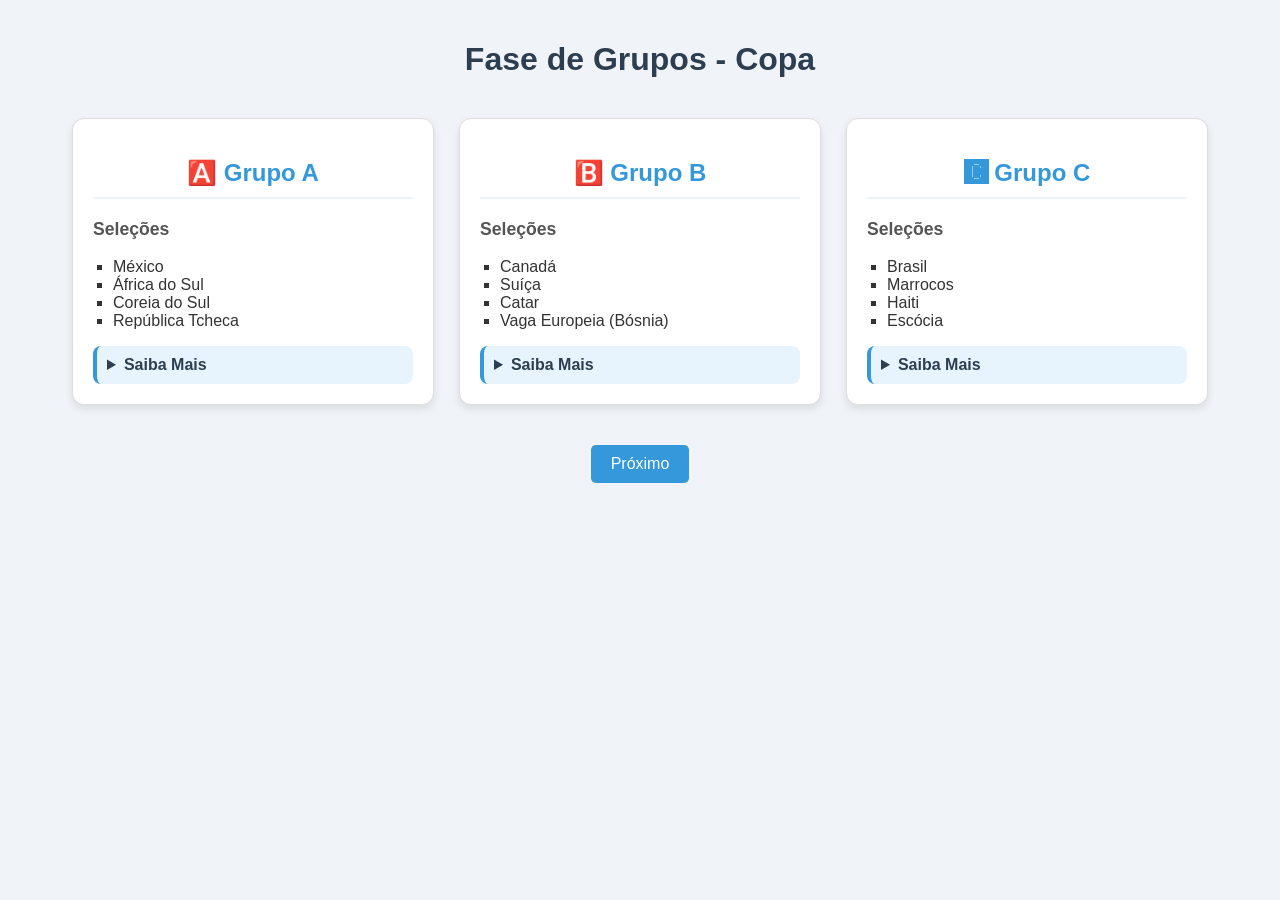
<file: Dia 2/resolucao_questoes_1_2_e_3.html>
<!DOCTYPE html>
<html lang="pt-br">
<head>
    <meta charset="UTF-8">
    <title>Copa do Mundo - Grupos</title>
    <style>
        /* Questão 02 - Estilização */
        body {
            font-family: 'Segoe UI', Tahoma, Geneva, Verdana, sans-serif;
            background-color: #f0f4f8; /* cor de fundo suave */
            color: #333;
            margin: 0;
            padding: 20px;
        }
        
        header {
            text-align: center; /* Cabeçalho centralizado */
            margin-bottom: 40px;
        }

        h1 {
            color: #2c3e50;
        }

        /* Container Flex para alinhamento e espaçamento */
        .container {
            display: flex;
            flex-wrap: wrap;
            justify-content: center;
            align-items: flex-start;
            gap: 25px; /* itens minimamente espaçados entre si */
        }

        /* Cartões de itens como destaque */
        .cartao-grupo {
            background-color: #fff;
            border: 1px solid #ddd;
            border-radius: 12px; /* border-radius */
            padding: 20px; /* padding */
            width: 320px;
            box-shadow: 0 4px 8px rgba(0,0,0,0.1);
        }

        .cartao-grupo h2 {
            color: #3498db;
            text-align: center;
            border-bottom: 2px solid #f0f4f8;
            padding-bottom: 10px;
        }

        .cartao-grupo h3 {
            color: #555;
            font-size: 1.1em;
        }

        ul {
            list-style-type: square;
            padding-left: 20px;
        }

        details {
            margin-top: 15px;
            padding: 10px;
            background-color: #e8f4fd;
            border-radius: 8px;
            border-left: 4px solid #3498db;
        }

        summary {
            font-weight: bold;
            cursor: pointer;
            color: #2c3e50;
        }

        .btn-container {
            text-align: center;
            margin-top: 40px;
        }

        button {
            background-color: #3498db;
            color: white;
            border: none;
            padding: 10px 20px;
            font-size: 16px;
            border-radius: 5px;
            cursor: pointer;
        }

        button:hover {
            background-color: #2980b9;
        }
    </style>
</head>
<body>

    <!-- Questão 01 - Estrutura HTML -->
    <header>
        <h1>Fase de Grupos - Copa</h1>
    </header>

    <div class="container" id="grupos-container">
        <!-- Grupo A -->
        <div class="cartao-grupo" id="grupo-1">
            <h2 id="titulo-g1">🅰️ Grupo A</h2>
            <h3>Seleções</h3>
            <ul id="lista-g1">
                <li>México</li>
                <li>África do Sul</li>
                <li>Coreia do Sul</li>
                <li>República Tcheca</li>
            </ul>
            <details>
                <summary>Saiba Mais</summary>
                <span id="fatos-g1"><strong>Fatos:</strong> O jogo de abertura será México x África do Sul. Confrontos entre Coreia do Sul e seleções europeias já ocorreram em várias Copas, com histórico equilibrado.</span>
            </details>
        </div>

        <!-- Grupo B -->
        <div class="cartao-grupo" id="grupo-2">
            <h2 id="titulo-g2">🅱️ Grupo B</h2>
            <h3>Seleções</h3>
            <ul id="lista-g2">
                <li>Canadá</li>
                <li>Suíça</li>
                <li>Catar</li>
                <li>Vaga Europeia (Bósnia)</li>
            </ul>
            <details>
                <summary>Saiba Mais</summary>
                <span id="fatos-g2"><strong>Fatos:</strong> O Canadá joga em casa, fator importante de desempenho. Catar e Suíça já se enfrentaram recentemente em amistosos internacionais.</span>
            </details>
        </div>

        <!-- Grupo C -->
        <div class="cartao-grupo" id="grupo-3">
            <h2 id="titulo-g3">🅲 Grupo C</h2>
            <h3>Seleções</h3>
            <ul id="lista-g3">
                <li>Brasil</li>
                <li>Marrocos</li>
                <li>Haiti</li>
                <li>Escócia</li>
            </ul>
            <details>
                <summary>Saiba Mais</summary>
                <span id="fatos-g3"><strong>Fatos:</strong> Brasil, Marrocos e Escócia já dividiram grupo em 1998. Brasil nunca perdeu para a Escócia em Copas.</span>
            </details>
        </div>
    </div>

    <!-- Questão 03 - Botão e Lógica JS -->
    <div class="btn-container">
        <button onclick="proximo()">Próximo</button>
    </div>

    <script>
        // Variável de controle de estado
        let exibindoDEF = false;

        function proximo() {
            if (!exibindoDEF) {
                // Atualiza para os Grupos D, E, F
                document.getElementById('titulo-g1').innerText = "🅳 Grupo D";
                document.getElementById('lista-g1').innerHTML = "<li>Estados Unidos</li><li>Paraguai</li><li>Austrália</li><li>Turquia</li>";
                document.getElementById('fatos-g1').innerHTML = "<strong>Fatos:</strong> Os EUA jogam em casa, vantagem histórica em Copas. <br> Austrália enfrenta frequentemente seleções sul-americanas em torneios.";

                document.getElementById('titulo-g2').innerText = "🅴 Grupo E";
                document.getElementById('lista-g2').innerHTML = "<li>Alemanha</li><li>Equador</li><li>Costa do Marfin</li><li>Curaçao</li>";
                document.getElementById('fatos-g2').innerHTML = "<strong>Fatos:</strong> Alemanha costuma dominar fases de grupos.<br>Equador e Costa do Marfim têm estilos físicos semelhantes.";

                document.getElementById('titulo-g3').innerText = "🅵 Grupo F";
                document.getElementById('lista-g3').innerHTML = "<li>Holanda</li><li>Japão</li><li>Tunísia</li><li>Suécia</li>";
                document.getElementById('fatos-g3').innerHTML = "<strong>Fatos:</strong> Brasil, Marrocos e Escócia já dividiram grupo em 1998. Brasil nunca perdeu para a Escócia em Copas.";
                
                exibindoDEF = true;
                document.querySelector('button').innerText = "Voltar aos Primeiros Grupos";
            } else {
                // Retorna aos Grupos A, B, C
                document.getElementById('titulo-g1').innerText = "🅰️ Grupo A";
                document.getElementById('lista-g1').innerHTML = "<li>México</li><li>África do Sul</li><li>Coreia do Sul</li><li>República Tcheca</li>";
                document.getElementById('fatos-g1').innerHTML = "<strong>Fatos:</strong> O jogo de abertura será México x África do Sul. Confrontos entre Coreia do Sul e seleções europeias já ocorreram em várias Copas, com histórico equilibrado.";

                document.getElementById('titulo-g2').innerText = "🅱️ Grupo B";
                document.getElementById('lista-g2').innerHTML = "<li>Canadá</li><li>Suíça</li><li>Catar</li><li>Vaga Europeia (Bósnia)</li>";
                document.getElementById('fatos-g2').innerHTML = "<strong>Fatos:</strong> O Canadá joga em casa, fator importante de desempenho. Catar e Suíça já se enfrentaram recentemente em amistosos internacionais.";

                document.getElementById('titulo-g3').innerText = "🅲 Grupo C";
                document.getElementById('lista-g3').innerHTML = "<li>Brasil</li><li>Marrocos</li><li>Haiti</li><li>Escócia</li>";
                document.getElementById('fatos-g3').innerHTML = "<strong>Fatos:</strong> Brasil, Marrocos e Escócia já dividiram grupo em 1998. Brasil nunca perdeu para a Escócia em Copas.";
                
                exibindoDEF = false;
                document.querySelector('button').innerText = "Próximo";
            }
        }
    </script>
</body>
</html>
</file>
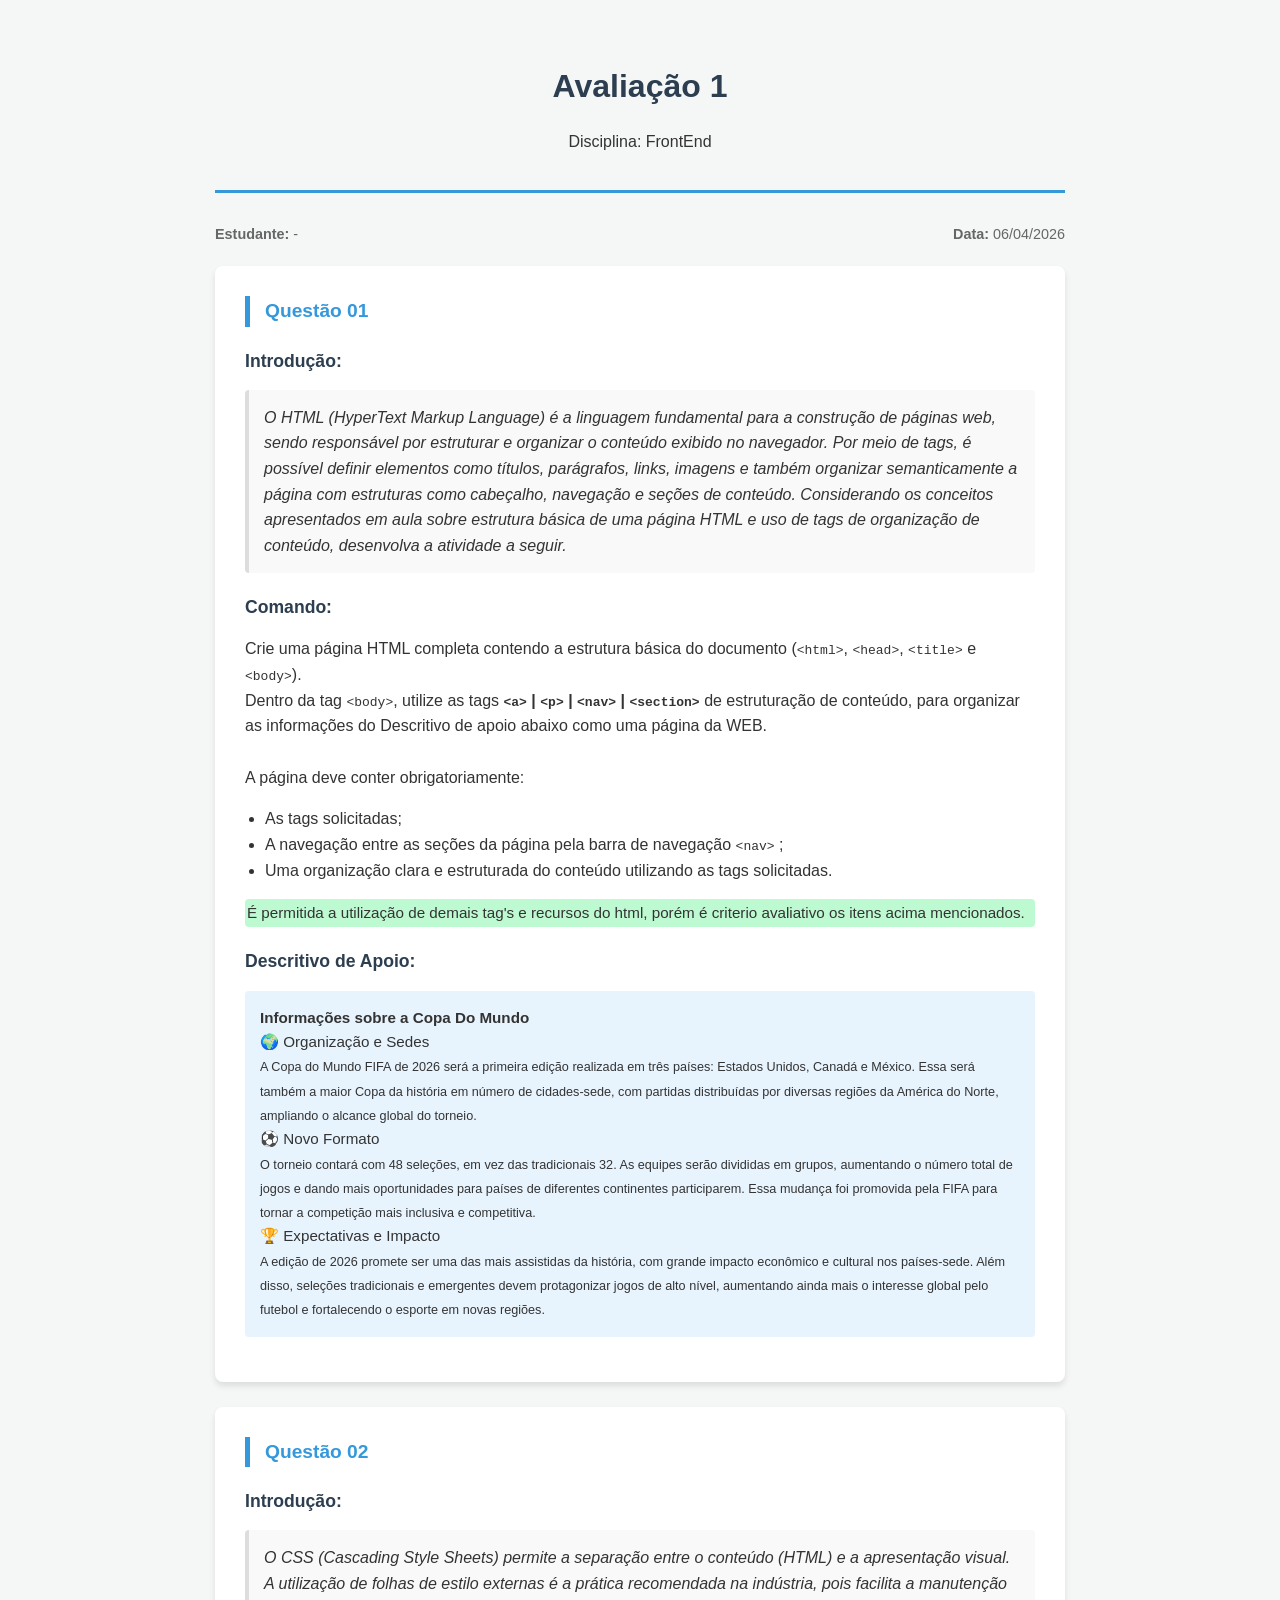
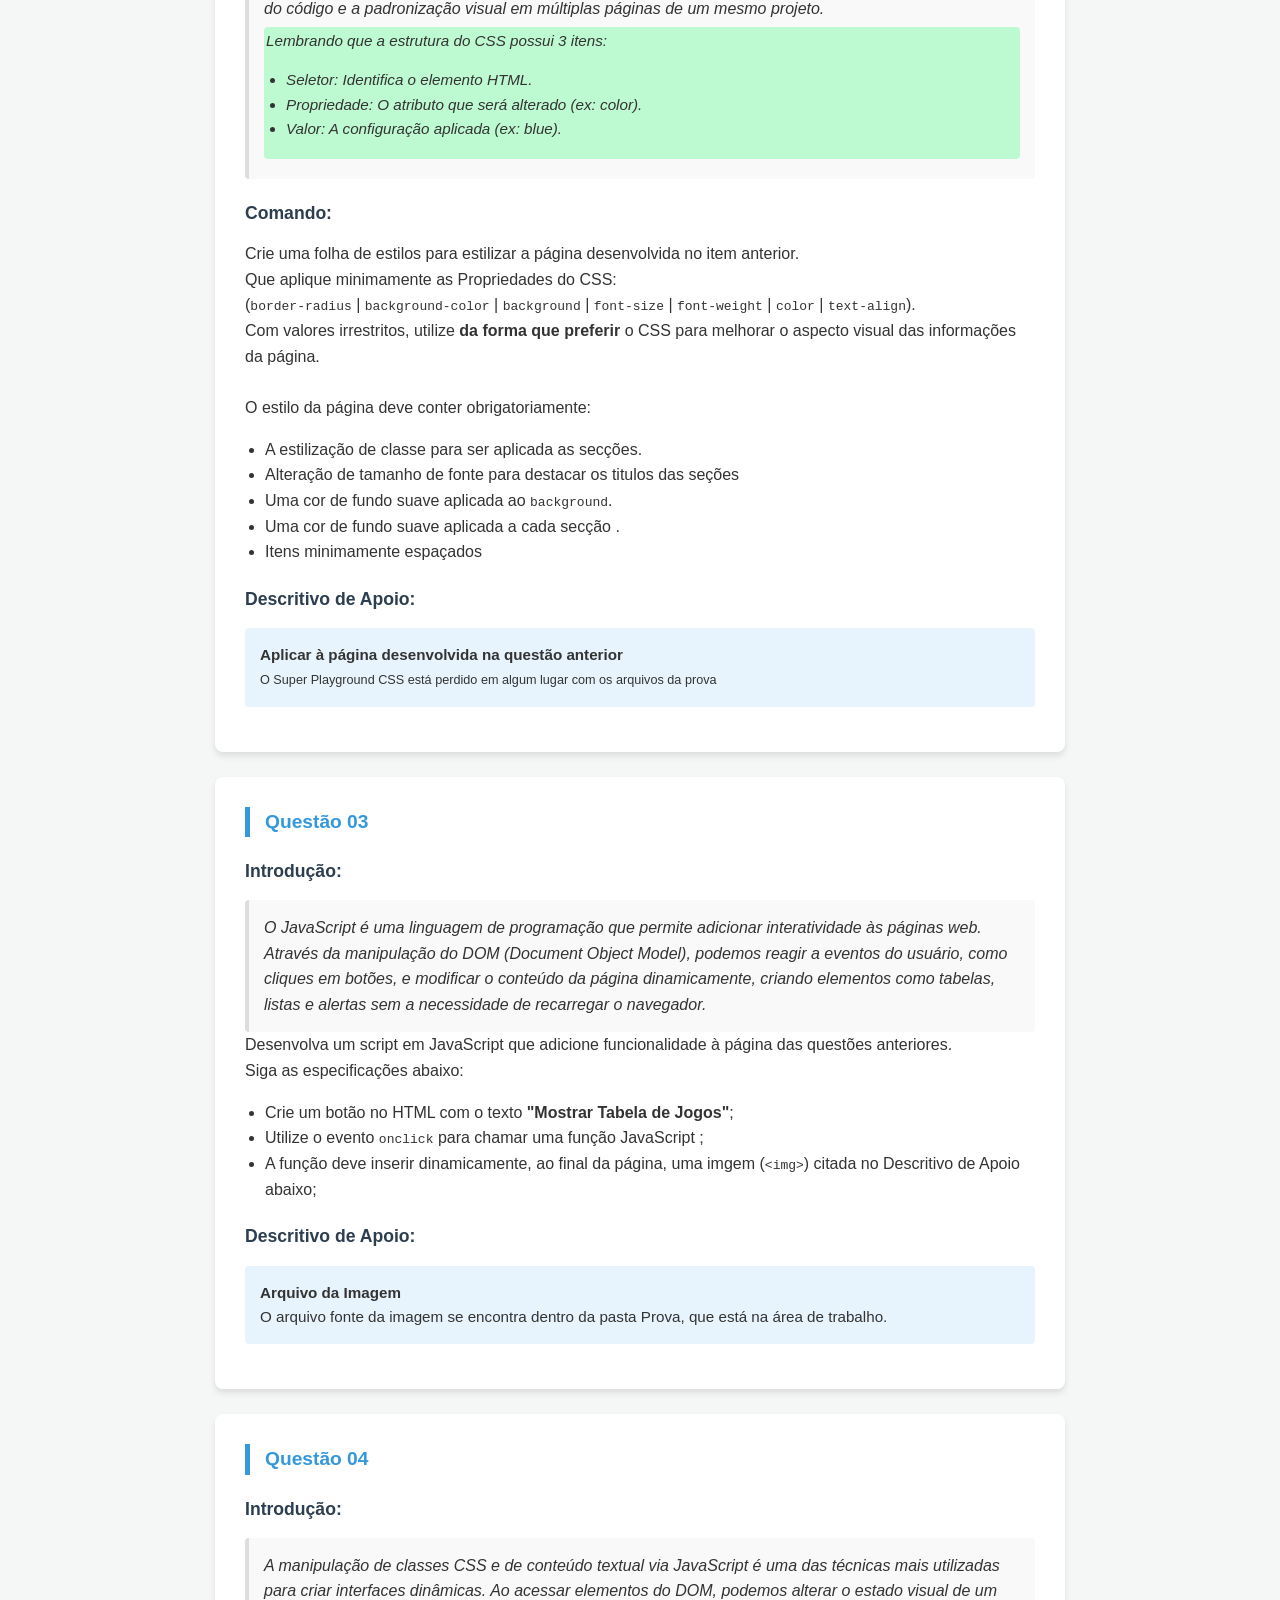
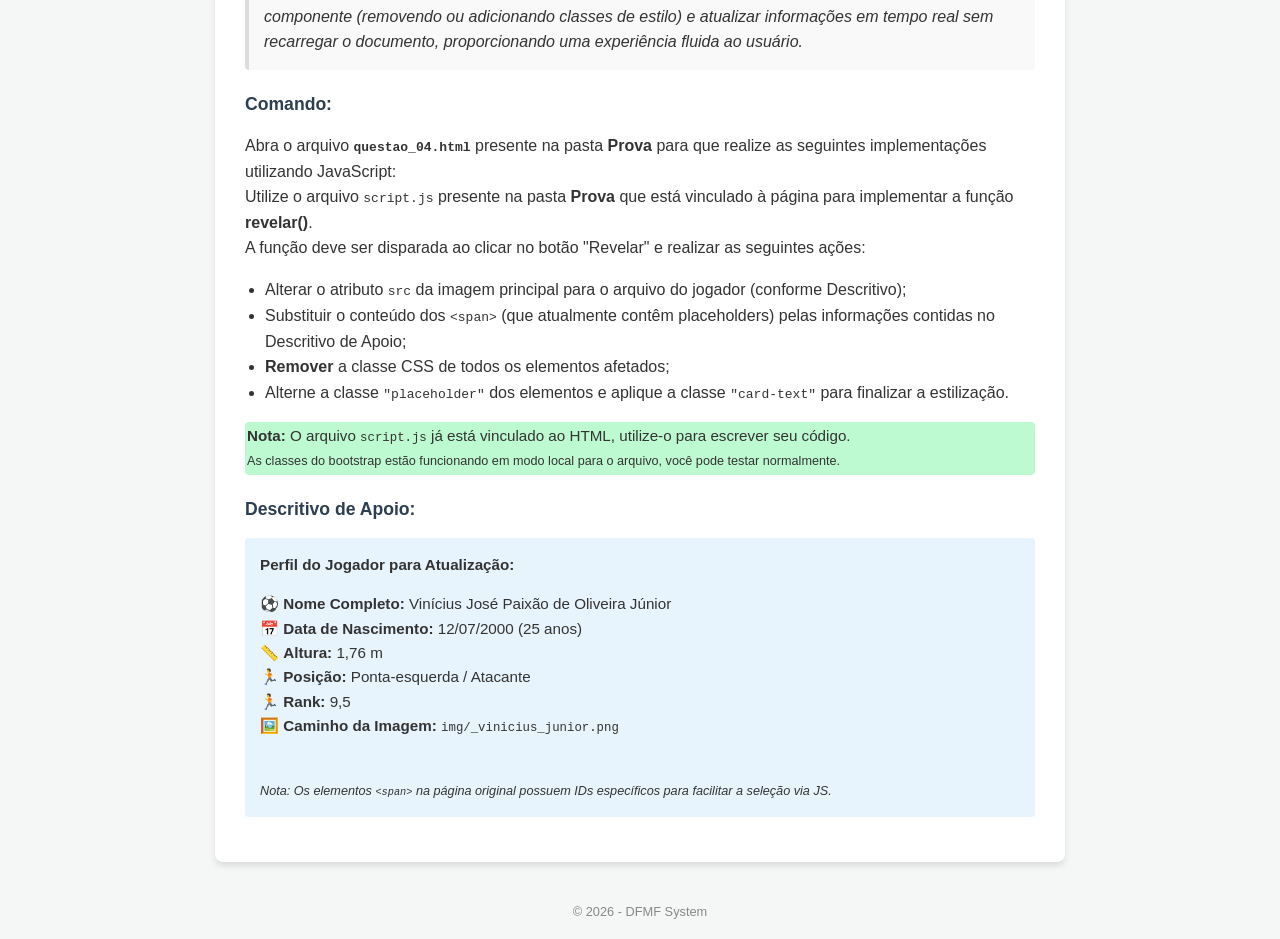
<file: Dia 3/Prova.html>
<!DOCTYPE html>
<html lang="pt-br">
<head>
    <meta charset="UTF-8">
    <meta name="viewport" content="width=device-width, initial-scale=1.0">
    <title>Avaliação Prática de FrontEnd</title>
    <style>
        :root {
            --primary-color: #2c3e50;
            --accent-color: #3498db;
            --bg-color: #f4f7f6;
            --card-bg: #ffffff;
            --text-color: #333;
        }

        body {
            font-family: 'Segoe UI', Tahoma, Geneva, Verdana, sans-serif;
            background-color: var(--bg-color);
            color: var(--text-color);
            line-height: 1.6;
            margin: 0;
            padding: 20px;
        }

        .container {
            max-width: 850px;
            margin: 0 auto;
        }

        header {
            text-align: center;
            padding: 20px 0;
            border-bottom: 3px solid var(--accent-color);
            margin-bottom: 30px;
        }

        h1 {
            color: var(--primary-color);
            margin-bottom: 5px;
        }

        .info-aluno {
            display: flex;
            justify-content: space-between;
            margin-bottom: 20px;
            font-size: 0.9em;
            color: #666;
        }

        .question-card {
            background: var(--card-bg);
            padding: 30px;
            border-radius: 8px;
            box-shadow: 0 4px 6px rgba(0,0,0,0.1);
            margin-bottom: 25px;
        }

        .question-header {
            font-weight: bold;
            font-size: 1.2em;
            color: var(--accent-color);
            margin-bottom: 15px;
            display: block;
            border-left: 5px solid var(--accent-color);
            padding-left: 15px;
        }

        h2 {
            font-size: 1.1em;
            color: var(--primary-color);
            margin-top: 20px;
        }

        .intro-box {
            background-color: #f9f9f9;
            padding: 15px;
            border-radius: 4px;
            border-left: 4px solid #ddd;
            font-style: italic;
        }

        .descritivo-apoio {
            background-color: #e8f4fd;
            padding: 15px;
            margin: 15px 0;
            border-radius: 4px;
            font-size: 0.95em;
        }
        .item-destaque {
            background-color: #befad1;
            padding: 2px;
            margin: 5px 0;
            border-radius: 4px;
            font-size: 0.95em;
        }

        .comando {
            font-weight: 500;
        }

        ul {
            padding-left: 20px;
        }

        footer {
            text-align: center;
            margin-top: 40px;
            font-size: 0.8em;
            color: #888;
        }

        @media print {
            body { background-color: white; }
            .question-card { box-shadow: none; border: 1px solid #ccc; }
        }
    </style>
</head>
<body>

    <div class="container">
        <header>
            <h1>Avaliação 1</h1>
            <p>Disciplina: FrontEnd</p>
        </header>

        <div class="info-aluno">
            <span><strong>Estudante:</strong> - </span>
            <span><strong>Data:</strong> 06/04/2026</span>
        </div>

        <section class="question-card">
            <span class="question-header">Questão 01</span>
            
            <h2>Introdução:</h2>
            <div class="intro-box">
                O HTML (HyperText Markup Language) é a linguagem fundamental para a construção de páginas web, sendo responsável por estruturar e organizar o conteúdo exibido no navegador. Por meio de tags, é possível definir elementos como títulos, parágrafos, links, imagens e também organizar semanticamente a página com estruturas como cabeçalho, navegação e seções de conteúdo.
                Considerando os conceitos apresentados em aula sobre estrutura básica de uma página HTML e uso de tags de organização de conteúdo, desenvolva a atividade a seguir.
            </div>

            <h2>Comando:</h2>
            <div class="comando">
                Crie uma página HTML completa contendo a estrutura básica do documento (<code>&lt;html&gt;</code>, <code>&lt;head&gt;</code>, <code>&lt;title&gt;</code> e <code>&lt;body&gt;</code>).<br>
                Dentro da tag <code>&lt;body&gt;</code>, utilize as tags <strong><code>&lt;a&gt;</code> | <code>&lt;p&gt;</code> | <code>&lt;nav&gt;</code> | <code>&lt;section&gt;</code>  </strong> de estruturação de conteúdo, para organizar as informações do Descritivo de apoio abaixo como uma página da WEB.
                <br><br>
                A página deve conter obrigatoriamente:
                <ul>
                    <li>As tags solicitadas;</li>
                    <li>A navegação entre as seções da página pela barra de navegação <code>&lt;nav&gt;</code> ;</li>
                    <li>Uma organização clara e estruturada do conteúdo utilizando as tags solicitadas.</li>
                   </ul>
                   <div class="item-destaque" >É permitida a utilização de demais tag's e recursos do html, porém é criterio avaliativo os itens acima mencionados.</div>
                </div>

            <h2>Descritivo de Apoio:</h2>
            <div class="descritivo-apoio">
                <strong> Informações sobre a Copa Do Mundo </strong>
            <br>🌍 Organização e Sedes <br>
            <small>A Copa do Mundo FIFA de 2026 será a primeira edição realizada em três países: Estados Unidos, Canadá e México. Essa será também a maior Copa da história em número de cidades-sede, com partidas distribuídas por diversas regiões da América do Norte, ampliando o alcance global do torneio. </small>
            <br>⚽ Novo Formato <br>
            <small>O torneio contará com 48 seleções, em vez das tradicionais 32. As equipes serão divididas em grupos, aumentando o número total de jogos e dando mais oportunidades para países de diferentes continentes participarem. Essa mudança foi promovida pela FIFA para tornar a competição mais inclusiva e competitiva.</small>
            <br>🏆 Expectativas e Impacto <br>
            <small>A edição de 2026 promete ser uma das mais assistidas da história, com grande impacto econômico e cultural nos países-sede. Além disso, seleções tradicionais e emergentes devem protagonizar jogos de alto nível, aumentando ainda mais o interesse global pelo futebol e fortalecendo o esporte em novas regiões.</small>
            </div>

        </section>


         <section class="question-card">
            <span class="question-header">Questão 02</span>
            
            <h2>Introdução:</h2>
            <div class="intro-box">
              O CSS (Cascading Style Sheets) permite a separação entre o conteúdo (HTML) e a apresentação visual. 
              A utilização de folhas de estilo externas é a prática recomendada na indústria, pois facilita a manutenção do código e a padronização visual em múltiplas páginas de um mesmo projeto.
                <div class="item-destaque">Lembrando que a estrutura do CSS possui 3 itens:
                    <ul>
                        <li> Seletor: Identifica o elemento HTML. </li>
                        <li> Propriedade: O atributo que será alterado (ex: color).</li>
                        <li> Valor: A configuração aplicada (ex: blue).</li>
                    </ul>
                </div>
            </div>

            <h2>Comando:</h2>
            <div class="comando">
                Crie uma folha de estilos para estilizar a página desenvolvida no item anterior. <br>
                Que aplique minimamente as Propriedades do CSS: <br>
                (<code>border-radius</code> | <code>background-color</code> | <code>background</code> | <code>font-size</code> | <code>font-weight</code> | <code>color</code> | <code>text-align</code>).
                 <br>Com valores irrestritos, utilize <strong> da forma que preferir </strong> o CSS para melhorar o aspecto visual  das informações da página.
                <br><br>
                O estilo da página deve conter obrigatoriamente:
                <ul>
                    <li>A estilização de classe para ser aplicada as secções. </li>
                    <li>Alteração de tamanho de fonte para destacar os titulos das seções </li>
                    <li>Uma cor de fundo suave aplicada ao  <code>background</code>.</li>
                    <li>Uma cor de fundo suave aplicada a cada secção .</li>
                    <li>Itens minimamente espaçados </li>
                </ul>
            </div>

            <h2>Descritivo de Apoio:</h2>
            <div class="descritivo-apoio">
                <strong> Aplicar à página desenvolvida na questão anterior </strong>
               <br> <small> O Super Playground CSS está perdido em algum lugar com os arquivos da prova</small>
            </div>

        </section>


        <section class="question-card">
        <span class="question-header">Questão 03</span>
        
        <h2>Introdução:</h2>
        <div class="intro-box">
            O JavaScript é uma linguagem de programação que permite adicionar interatividade às páginas web. Através da manipulação do DOM (Document Object Model), podemos reagir a eventos do usuário, como cliques em botões, e modificar o conteúdo da página dinamicamente, criando elementos como tabelas, listas e alertas sem a necessidade de recarregar o navegador.
        </div>

        <div class="comando">
            Desenvolva um script em JavaScript que adicione funcionalidade à página das questões anteriores. <br>
            Siga as especificações abaixo:
            <ul>
                <li>Crie um botão no HTML com o texto <strong>"Mostrar Tabela de Jogos"</strong>;</li>
                <li>Utilize o evento <code>onclick</code> para chamar uma função JavaScript ;</li>
                <li>A função deve inserir dinamicamente, ao final da página, uma imgem (<code>&lt;img&gt;</code>) citada no Descritivo de Apoio abaixo;</li>
                </ul>
    
        </div>

        <h2>Descritivo de Apoio:</h2>
        <div class="descritivo-apoio">
            <strong> Arquivo da Imagem </strong>
            <br> O arquivo fonte da imagem se encontra dentro da pasta Prova, que está na área de trabalho.
        </div>

    </section>






    <section class="question-card">
            <span class="question-header">Questão 04</span>
            
            <h2>Introdução:</h2>
            <div class="intro-box">
                A manipulação de classes CSS e de conteúdo textual via JavaScript é uma das técnicas mais utilizadas para criar interfaces dinâmicas. Ao acessar elementos do DOM, podemos alterar o estado visual de um componente (removendo ou adicionando classes de estilo) e atualizar informações em tempo real sem recarregar o documento, proporcionando uma experiência fluida ao usuário.
            </div>

            <h2>Comando:</h2>
            <div class="comando">
                Abra o arquivo <strong><code>questao_04.html</code></strong> presente na pasta <strong>Prova</strong> para que realize as seguintes implementações utilizando JavaScript:
                <br>
                Utilize o arquivo <code>script.js</code>  presente na pasta <strong>Prova</strong> que está vinculado à página para implementar a função <strong>revelar()</strong>. <br>
                A função deve ser disparada ao clicar no botão "Revelar" e realizar as seguintes ações:
                <ul>
                    <li>Alterar o atributo <code>src</code> da imagem principal para o arquivo do jogador (conforme Descritivo);</li>
                    <li>Substituir o conteúdo dos <code>&lt;span&gt;</code> (que atualmente contêm placeholders) pelas informações contidas no Descritivo de Apoio;</li>
                    <li><strong>Remover</strong> a classe CSS de todos os elementos afetados;</li>
                     <li>Alterne a classe <code>"placeholder"</code> dos elementos e aplique a classe <code>"card-text"</code> para finalizar a estilização.</li>
                </ul>
                <div class="item-destaque">
                   <strong>Nota:</strong> O arquivo <code>script.js</code> já está vinculado ao HTML, utilize-o para escrever seu código.<br>
                   <small> As classes do bootstrap estão funcionando em modo local para o arquivo, você pode testar normalmente.</small>
                </div>
            </div>

            <h2>Descritivo de Apoio:</h2>
            <div class="descritivo-apoio">
                <strong>Perfil do Jogador para Atualização:</strong>
                <ul style="list-style: none; padding-left: 0;">
                    <li>⚽ <strong>Nome Completo:</strong> Vinícius José Paixão de Oliveira Júnior</li>
                    <li>📅 <strong>Data de Nascimento:</strong> 12/07/2000 (25 anos)</li>
                    <li>📏 <strong>Altura:</strong> 1,76 m</li>
                    <li>🏃 <strong>Posição:</strong> Ponta-esquerda / Atacante</li>
                    <li>🏃 <strong>Rank:</strong> 9,5 </li>
                    <li>🖼️ <strong>Caminho da Imagem:</strong> <code>img/_vinicius_junior.png</code></li>
                </ul>
                <br>
                <small><em>Nota: Os elementos <code>&lt;span&gt;</code> na página original possuem IDs específicos para facilitar a seleção via JS.</em></small>
            </div>
        </section>




        <footer>
            © 2026 - DFMF System
        </footer>
    </div>

</body>
</html>
</file>
<file: HOME/style.css>
:root {
    --primary: #2563eb;
    --success: #22c55e;
    --warning: #f59e0b;
    --bg: #f8fafc;
    --text: #1e293b;
}

body { background-color: var(--bg); color: var(--text); }

.status-bar {
    background: white;
    padding: 20px;
    border-radius: 10px;
    margin-bottom: 30px;
    box-shadow: 0 2px 10px rgba(0,0,0,0.05);
}

.progress-bg {
    background: #e2e8f0;
    height: 10px;
    border-radius: 5px;
    margin-top: 10px;
}

.progress-fill {
    background: var(--success);
    height: 100%;
    border-radius: 5px;
}

.section-title { margin-bottom: 20px; font-size: 1.5rem; }

/* Grid de Atividades */
.grid-atividades {
    display: grid;
    grid-template-columns: repeat(auto-fill, minmax(280px, 1fr));
    gap: 20px;
}

.card-atividade {
    background: white;
    padding: 20px;
    border-radius: 12px;
    border: 1px solid #e2e8f0;
    position: relative;
    display: flex;
    flex-direction: column;
    justify-content: space-between;
    transition: all 0.3s ease;
}

.card-atividade:hover {
    transform: translateY(-5px);
    box-shadow: 0 10px 20px rgba(0,0,0,0.1);
}

.card-atividade.current { border: 2px solid var(--primary); }

/* Badges de Status */
.badge {
    position: absolute;
    top: 15px;
    right: 15px;
    font-size: 0.7rem;
    font-weight: bold;
    text-transform: uppercase;
    padding: 4px 8px;
    border-radius: 4px;
    background: #dcfce7;
    color: #166534;
}

.badge.orange { background: #ffedd5; color: #9a3412; }
.badge.blue { background: #dbeafe; color: #1e40af; }

.week-number {
    font-size: 0.8rem;
    color: var(--primary);
    font-weight: bold;
}

.card-info h3 { margin: 5px 0 10px 0; }
.card-info p { font-size: 0.9rem; color: #64748b; margin-bottom: 20px; }

.btn-link {
    text-decoration: none;
    color: var(--primary);
    font-weight: 600;
    font-size: 0.9rem;
    display: flex;
    align-items: center;
    gap: 8px;
}

.btn-link:hover { text-decoration: underline; }
</file>
<file: Dia 1/Dia 1/Dia 1/style_copa.css>
/* Questão 02: Estilização conforme requisitos */

body {
    background-color: #f0f4f8; /* Fundo suave */
    font-family: 'Segoe UI', Tahoma, Geneva, Verdana, sans-serif;
    margin: 0;
    padding: 20px;
    text-align: center;
}

nav {
    background-color: #2c3e50;
    padding: 1rem;
    margin-bottom: 2rem;
    border-radius: 8px;
}

nav a {
    color: white;
    text-decoration: none;
    margin: 0 15px;
    font-weight: bold;
}

/* Estilo para as seções (Classe secao-copa) */
.secao-copa {
    background-color: #ffffff; /* Fundo suave da secção */
    border-radius: 12px; /* Bordas arredondadas */
    padding: 25px;
    margin-bottom: 30px; /* Itens minimamente espaçados */
    box-shadow: 0 4px 12px rgba(0,0,0,0.05);
    max-width: 800px;
    margin-left: auto;
    margin-right: auto;
    text-align: left;
}

/* Estilo dos Títulos (H2) */
.secao-copa h2 {
    font-size: 24px; /* Tamanho da fonte */
    font-weight: bold; /* Peso da fonte */
    color: #3498db;
    margin-top: 0;
}

button {
    background-color: #27ae60;
    color: white;
    border: none;
    padding: 12px 24px;
    font-size: 16px;
    border-radius: 5px;
    cursor: pointer;
    transition: background 0.3s;
}

button:hover {
    background-color: #219150;
}
</file>
